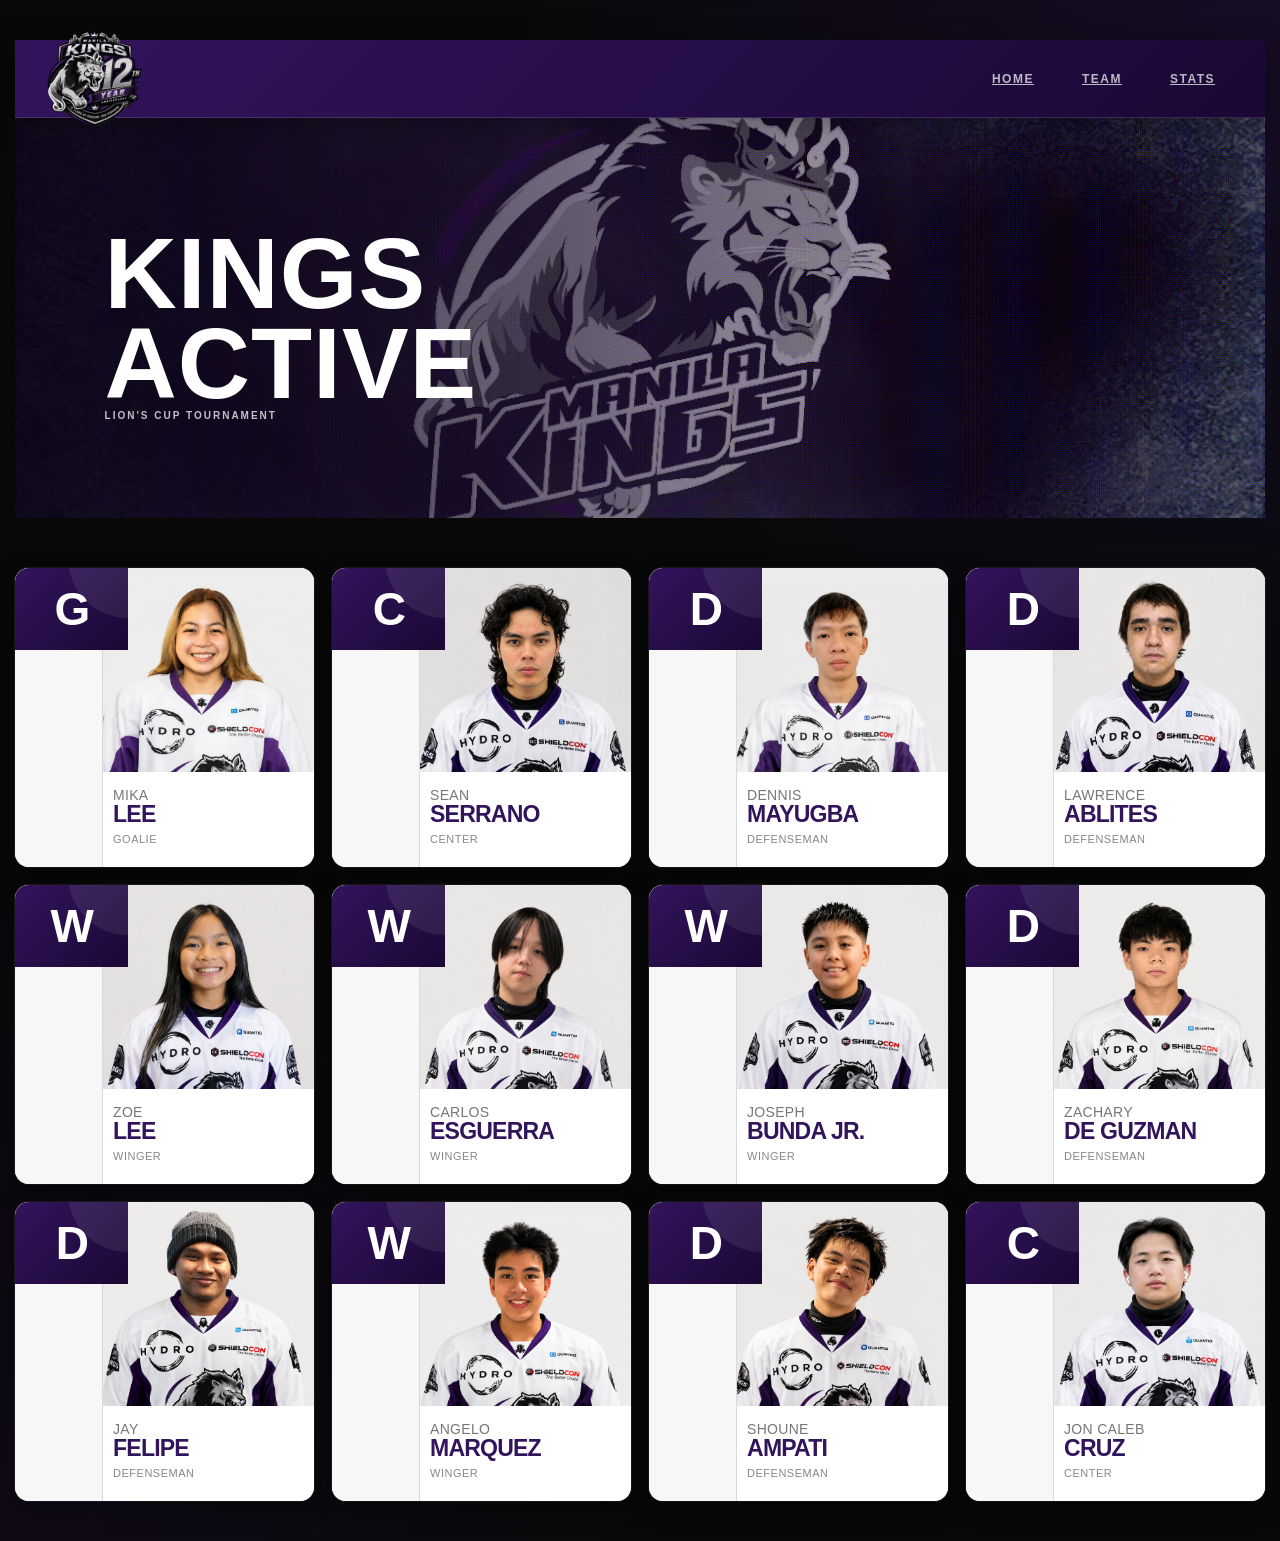
<file: new-kings.html>
<!DOCTYPE html>
<html lang="en">

<head>

    <meta charset="UTF-8">

    <meta
        name="viewport"
        content="width=device-width, initial-scale=1.0"
    >

    <title>Kings Active - Players</title>

 <!-- =========================================
         HEADER
         ========================================= -->

  


    <style>




@media (max-width:850px) { .site-header{height:70px;} .header-container{padding:0 20px;} .header-logo{width:85px;height:65px;} .main-nav{gap:2px;} .main-nav a{padding:25px 12px;font-size:11px;letter-spacing:1px;} .main-nav a::after{left:12px;right:12px;} }
@media (max-width:600px) { .site-header{height:60px;} .header-container{width:100%;padding:0 12px;} .header-logo{width:65px;height:55px;} .main-nav{gap:0;} .main-nav a{padding:22px 7px;font-size:9px;letter-spacing:.5px;} .main-nav a::after{left:7px;right:7px;height:2px;} }
@media (max-width:380px) { .site-header{height:56px;} .header-container{padding:0 8px;} .header-logo{width:55px;height:48px;} .main-nav a{padding:20px 5px;font-size:8px;letter-spacing:.3px;} .main-nav a::after{left:5px;right:5px;} }



.main-nav a {

    position: relative;

    padding:
        29px 20px;

    color:
        rgba(255,255,255,.72);

    font-size: 12px;

    font-weight: 700;

    letter-spacing: 1.5px;

    transition:
        color .25s ease;
}


.main-nav a:hover,
.main-nav a.active {

    color: white;
}


.main-nav a::after {

    content: "";

    position: absolute;

    left: 20px;

    right: 20px;

    bottom: 0;

    height: 3px;

    background: white;

    transform:
        scaleX(0);

    transition:
        transform .25s ease;
}


.main-nav a:hover::after,
.main-nav a.active::after {

    transform:
        scaleX(1);
}

@media (max-width:850px) { .site-header{height:70px;} .header-container{padding:0 20px;} .header-logo{width:85px;height:65px;} .main-nav{gap:2px;} .main-nav a{padding:25px 12px;font-size:11px;letter-spacing:1px;} .main-nav a::after{left:12px;right:12px;} }
@media (max-width:600px) { .site-header{height:60px;} .header-container{width:100%;padding:0 12px;} .header-logo{width:65px;height:55px;} .main-nav{gap:0;} .main-nav a{padding:22px 7px;font-size:9px;letter-spacing:.5px;} .main-nav a::after{left:7px;right:7px;height:2px;} }
@media (max-width:380px) { .site-header{height:56px;} .header-container{padding:0 8px;} .header-logo{width:55px;height:48px;} .main-nav a{padding:20px 5px;font-size:8px;letter-spacing:.3px;} .main-nav a::after{left:5px;right:5px;} }

@media (max-width:760px) { .match-card{display:flex;flex-direction:column;min-height:0;} .match-date{width:100%;min-height:60px;padding:12px 10px;text-align:center;background:#32145C;color:#fff;box-sizing:border-box;} .match-teams{width:100%;display:flex;justify-content:center;align-items:center;gap:10px;padding:20px 10px 5px;box-sizing:border-box;} .match-team{flex:1;min-width:0;max-width:110px;text-align:center;} .match-team img{width:70px;height:70px;object-fit:contain;margin-bottom:7px;} .match-team h3{margin:0;font-size:11px;line-height:1.2;letter-spacing:.5px;white-space:normal;overflow-wrap:anywhere;} .vs{flex-shrink:0;font-size:15px;font-weight:900;color:#A98BC7;padding:0 2px;} .match-time{width:100%;height:auto;display:flex;flex-direction:column;align-items:center;justify-content:center;border-left:none;border-top:1px solid rgba(255,255,255,.08);margin-top:15px;padding:15px 0 5px;} .match-time span{color:#888;font-size:8px;letter-spacing:2px;margin-bottom:5px;} .match-time strong{font-size:20px;} }














.site-header {

    height: 78px;

    background:
        linear-gradient(
            135deg,
            #32145C,
            #1B0835
        );

    border-bottom:
        1px solid
        rgba(255,255,255,.12);

    position: sticky;

    top: 0;

    z-index: 1000;

    box-shadow:
        0 5px 30px
        rgba(0,0,0,.35);
}


.header-container {

    max-width: 1250px;

    height: 100%;

    margin: auto;

    padding:
        0 30px;

    display: flex;

    align-items: center;

    justify-content: space-between;
}


.logo-link {

    display: flex;

    align-items: center;

    height: 100%;
}


.header-logo {
    width: 100px;
    height: 100px;
    object-fit: contain;
}

.header-logo:hover {

    transform:
        scale(1.08);
}


/* =========================================
   NAVIGATION
   ========================================= */

.main-nav {

    display: flex;

    align-items: center;

    gap: 8px;
}


.main-nav a {

    position: relative;

    padding:
        29px 20px;

    color:
        rgba(255, 251, 251, 0.72);

    font-size: 12px;

    font-weight: 700;

    letter-spacing: 1.5px;

    transition:
        color .25s ease;
}


.main-nav a:hover,
.main-nav a.active {

    color: white;
}
@media (max-width:850px) { .site-header{height:70px;} .header-container{padding:0 20px;} .header-logo{width:85px;height:65px;} .main-nav{gap:2px;} .main-nav a{padding:25px 12px;font-size:11px;letter-spacing:1px;} .main-nav a::after{left:12px;right:12px;} }
@media (max-width:600px) { .site-header{height:60px;} .header-container{width:100%;padding:0 12px;} .header-logo{width:65px;height:55px;} .main-nav{gap:0;} .main-nav a{padding:22px 7px;font-size:9px;letter-spacing:.5px;} .main-nav a::after{left:7px;right:7px;height:2px;} }
@media (max-width:380px) { .site-header{height:56px;} .header-container{padding:0 8px;} .header-logo{width:55px;height:48px;} .main-nav a{padding:20px 5px;font-size:8px;letter-spacing:.3px;} .main-nav a::after{left:5px;right:5px;} }






.main-nav a::after {

    content: "";

    position: absolute;

    left: 20px;

    right: 20px;

    bottom: 0;

    height: 3px;

    background: white;

    transform:
        scaleX(0);

    transition:
        transform .25s ease;
}


.main-nav a:hover::after,
.main-nav a.active::after {

    transform:
        scaleX(1);
}


/* =========================================
   HERO
   ========================================= */



.hero {

    height: 400px;

    position: relative;

    overflow: hidden;
}


.hero-slideshow {

    position: absolute;

    inset: 0;
}


.slide {

    position: absolute;

    inset: 0;

    background-size: cover;

    background-position: center;

    opacity: 0;

    transform: scale(1.05);

    transition:
        opacity 1s ease,
        transform 6s ease;
}


.slide.active {

    opacity: 1;

    transform: scale(1);
}


.hero-overlay {

    position: absolute;

    inset: 0;

    background:

        linear-gradient(
            90deg,
            rgba(10,2,20,.92),
            rgba(20,5,40,.55),
            rgba(10,2,20,.25)
        );
}


.hero-content {

    position: absolute;

    left: max(
        7vw,
        calc((100% - 1200px) / 2)
    );

    top: 50%;

    transform:
        translateY(-50%);

    max-width: 650px;

    z-index: 5;
}


.hero-small {

    color:
        #BFA7D8;

    font-size: 13px;

    font-weight: 700;

    letter-spacing: 4px;

    margin-bottom: 12px;
}


.hero h1 {

    font-size:
        clamp(50px, 8vw, 100px);

    line-height: .9;

    font-weight: 900;

    letter-spacing: 1px;

    text-transform: uppercase;
}
@media (max-width: 600px) {

    .hero {
        min-height: 0;
        height: 280px;
 
        padding: 25px 20px;

        display: flex;
        align-items: center;
        justify-content: flex-start;

        overflow: hidden;
    }

    .hero-content {
        width: 100%;
        max-width: 100%;

        text-align: left;
    }

    .hero h1 {
        font-size: 28px;
        line-height: 1.1;
        margin-bottom: 1px;
         letter-spacing: 0px;
         margin-top: 20px;
    }

    .hero p {
        font-size: 11px;
        line-height: 1.4;
    }

}

.hero-content p {

    margin-top: 2px;

    color:
        rgba(255,255,255,.75);

    font-size: 10px;

    letter-spacing: 2px;

    font-weight: 600;
}








        /* =========================================
           KINGS COLOR THEME
           ========================================= */

        :root {

            --kings-purple: #32145C;
            --kings-purple-dark: #1B0835;
            --kings-purple-light: #4B2380;

            --black: #080808;
            --dark-gray: #242424;

            --gray: #777777;
            --silver: #BDBDBD;

            --white: #FFFFFF;
            --off-white: #F7F7F7;
        }


        /* =========================================
           RESET
           ========================================= */

        * {
            box-sizing: border-box;
            margin: 0;
            padding: 0;
        }


        /* =========================================
           PAGE
           ========================================= */
body {
    min-height: 100vh;
    padding: 0 30px 60px 30px;  /* Removed top padding, kept sides and bottom */
    font-family: Arial, Helvetica, sans-serif;
    background: 
        radial-gradient(circle at top right, rgba(50, 20, 92, 0.35), transparent 40%),
        radial-gradient(circle at bottom left, rgba(50, 20, 92, 0.18), transparent 35%),
        #080808;
    color: white;
}

        /* =========================================
           PAGE HEADER
           ========================================= */

        .page-header {

            max-width: 1500px;

            margin: 0 auto 50px;

            text-align: center;
        }


        .page-header span {

            color: #BFA7D8;

            font-size: 11px;

            font-weight: 800;

            letter-spacing: 4px;

            text-transform: uppercase;
        }


        .page-header h1 {

            margin-top: 8px;

            color: white;

            font-size: clamp(40px, 5vw, 70px);

            font-weight: 900;

            letter-spacing: -3px;

            text-transform: uppercase;
        }


        .page-header p {

            margin-top: 10px;

            color: #888;

            font-size: 13px;

            letter-spacing: 1px;
        }


        /* =========================================
           PLAYER GRID
           ========================================= */

        .players-grid {

            width: 100%;

            max-width: 1500px;

            margin: 0 auto;

            display: grid;

            grid-template-columns:
                repeat(3, 1fr);

            gap: 30px;

            justify-items: center;

            align-items: start;
        }


        

        /* =========================================
           PLAYER CARD
           ========================================= */

        .player-card {

            width: 100%;

            max-width: 365px;

            height: 352px;

            position: relative;

            background: var(--white);

            border-radius: 14px;

            overflow: hidden;

            cursor: pointer;

            box-shadow:

                0 8px 25px
                rgba(0, 0, 0, 0.35),

                0 0 0 1px
                rgba(255, 255, 255, 0.08);

            transition:

                transform 0.35s ease,

                box-shadow 0.35s ease;
        }


        .player-card:hover {

            transform: translateY(-8px);

            box-shadow:

                0 20px 45px
                rgba(0, 0, 0, 0.50),

                0 0 30px
                rgba(50, 20, 92, 0.45);
        }


        /* =========================================
           LEFT SIDE
           ========================================= */

        .player-side {

            position: absolute;

            left: 0;
            top: 0;

            width: 93px;
            height: 100%;

            background: var(--off-white);

            border-right: 1px solid #D9D9D9;

            z-index: 5;
        }


        /* =========================================
           JERSEY NUMBER
           ========================================= */

        .jersey-number {

            width: 130%;
            height: 96px;

            display: flex;

            justify-content: center;
            align-items: center;

            position: relative;

            overflow: hidden;

            background:

                linear-gradient(
                    135deg,
                    var(--kings-purple),
                    var(--kings-purple-dark)
                );

            color: var(--white);

            font-size: 46px;

            font-weight: 800;

            letter-spacing: -2px;
        }


        .jersey-number::after {

            content: "";

            position: absolute;

            width: 120px;
            height: 120px;

            border-radius: 50%;

            top: -70px;
            right: -60px;

            background:
                rgba(255, 255, 255, 0.08);
        }


        /* =========================================
           PLAYER DETAILS
           ========================================= */

        .details {

            padding: 26px 20px;
        }


        .detail {

            margin-bottom: 17px;
        }


        .detail:last-child {

            margin-bottom: 0;
        }


        .detail-label {

            display: block;

            color: #999999;

            font-size: 10px;

            font-weight: 500;

            letter-spacing: 0.4px;

            margin-bottom: 2px;
        }


        .detail-value {

            display: block;

            color: #555555;

            font-size: 15px;

            line-height: 20px;

            font-weight: 600;
        }


        /* =========================================
           PLAYER IMAGE
           ========================================= */

        .player-image {

            position: absolute;

            left: 96px;
            top: 0;

            width: calc(100% - 96px);

            height: 240px;

            overflow: hidden;

            background:

                linear-gradient(
                    145deg,
                    #eeeeee,
                    #d7d7d7
                );

            z-index: 1;
        }


        .player-image img {

            width: 100%;
            height: 100%;

            display: block;

            object-fit: cover;

            object-position: center top;

            transition:

                transform 0.6s
                cubic-bezier(.2,.8,.2,1),

                filter 0.5s ease;
        }


        /* =========================================
           IMAGE HOVER
           ========================================= */

        .player-card:hover .player-image img {

            transform: scale(1.06);

            filter: brightness(0.82);
        }


        /* =========================================
           IMAGE OVERLAY
           ========================================= */

        .player-image::after {

            content: "";

            position: absolute;

            inset: 0;

            pointer-events: none;

            background:

                linear-gradient(
                    to bottom,
                    transparent 45%,
                    rgba(27, 8, 53, 0.50)
                );

            opacity: 0;

            transition:
                opacity 0.4s ease;
        }


        .player-card:hover .player-image::after {

            opacity: 1;
        }


        /* =========================================
           VIEW STATS BADGE
           ========================================= */

        .hover-text {

            position: absolute;

            top: 14px;
            right: 14px;

            z-index: 10;

            padding: 7px 12px;

            border-radius: 20px;

            background: var(--kings-purple);

            color: white;

            font-size: 9px;

            font-weight: 700;

            letter-spacing: 1px;

            opacity: 0;

            transform: translateY(-8px);

            transition:

                opacity 0.3s ease,

                transform 0.3s ease;
        }


        .player-card:hover .hover-text {

            opacity: 1;

            transform: translateY(0);
        }


        /* =========================================
           NORMAL PLAYER INFORMATION
           ========================================= */

        .player-info {

            position: absolute;

            left: 96px;
            bottom: 0;

            width: calc(100% - 96px);

            height: 112px;

            padding: 19px 25px;

            background: var(--white);

            z-index: 3;

            transition:

                transform 0.45s
                cubic-bezier(.2,.8,.2,1),

                opacity 0.35s ease;
        }


        .first-name {

            color: #777777;

            font-size: 200px;

            line-height: 18px;

            font-weight: 400;

            letter-spacing: 0.3px;
        }


        .last-name {

            color: var(--kings-purple);

            font-size: 28px;

            line-height: 27px;

            font-weight: 900;

            letter-spacing: -0.8px;

            text-transform: uppercase;
        }


        .position {

            margin-top: 7px;

            color: #888888;

            font-size: 11px;

            font-weight: 500;

            letter-spacing: 0.5px;

            text-transform: uppercase;
        }


        /* =========================================
           STATS PANEL
           ========================================= */

      .stats-panel {
    position: absolute;
    left: 96px;
    bottom: 0;
    width: calc(100% - 96px);
    height: 112px;

    padding: 14px 15px;

    display: grid;
    grid-template-columns: repeat(5, 1fr);
    grid-template-rows: 1fr;

    gap: 0;

    background:
        linear-gradient(
            135deg,
            var(--kings-purple),
            var(--kings-purple-dark)
        );

    color: white;
    z-index: 4;

    transform: translateY(100%);

    transition:
        transform 0.45s
        cubic-bezier(.2,.8,.2,1);
}

        /* =========================================
           INDIVIDUAL STAT
           ========================================= */

        .stat {

            display: flex;

            flex-direction: column;

            align-items: center;

            justify-content: center;

            position: relative;

            border-right:
                1px solid
                rgba(255,255,255,0.18);

            opacity: 0;

            transform: translateY(10px);

            transition:

                opacity 0.3s ease,

                transform 0.3s ease;
        }



        /* =========================================
           STAT LABEL
           ========================================= */
        .stat-label {
    margin-bottom: 3px;

    color: rgba(255,255,255,0.85);

    font-size: 14px;
    line-height: 15px;

    font-weight: 800;
    letter-spacing: 0.5px;

    text-transform: uppercase;
         }

        /* =========================================
           STAT VALUE
           ========================================= */

        .stat-value {

            color: white;

            font-size: 17px;

            line-height: 18px;

            font-weight: 800;
        }


        /* =========================================
           SEASON STATS LABEL
           ========================================= */

        .stats-panel::before {

            content: "SEASON STATS";

            position: absolute;

            top: -23px;
            left: 0;

            padding: 5px 12px;

            background: var(--kings-purple);

            color: white;

            border-radius:
                5px 5px 0 0;

            font-size: 8px;

            font-weight: 700;

            letter-spacing: 1px;

            opacity: 0;

            transform: translateY(10px);

            transition:

                opacity 0.3s ease,

                transform 0.3s ease;
        }


        .player-card:hover .stats-panel::before {

            opacity: 1;

            transform: translateY(0);
        }


        /* =========================================
           SHOW STATS ON HOVER
           ========================================= */

        .player-card:hover .stats-panel {

            transform: translateY(0);
        }


        /* =========================================
           HIDE PLAYER INFO
           ========================================= */

        .player-card:hover .player-info {

            transform: translateY(100%);

            opacity: 0;
        }


        /* =========================================
           STAGGERED STAT ANIMATION
           ========================================= */

        .player-card:hover .stat {

            opacity: 1;

            transform: translateY(0);
        }


        .player-card:hover .stat:nth-child(1) {
            transition-delay: 0.08s;
        }

        .player-card:hover .stat:nth-child(2) {
            transition-delay: 0.11s;
        }

        .player-card:hover .stat:nth-child(3) {
            transition-delay: 0.14s;
        }

        .player-card:hover .stat:nth-child(4) {
            transition-delay: 0.17s;
        }

        .player-card:hover .stat:nth-child(5) {
            transition-delay: 0.20s;
        }

        .player-card:hover .stat:nth-child(6) {
            transition-delay: 0.23s;
        }

        .player-card:hover .stat:nth-child(7) {
            transition-delay: 0.26s;
        }

        .player-card:hover .stat:nth-child(8) {
            transition-delay: 0.29s;
        }

        .player-card:hover .stat:nth-child(9) {
            transition-delay: 0.32s;
        }

        .player-card:hover .stat:nth-child(10) {
            transition-delay: 0.35s;
        }


        /* =========================================
           PURPLE CARD ACCENT
           ========================================= */

        .player-card::before {

            content: "";

            position: absolute;

            left: 0;
            bottom: 0;

            width: 5px;

            height: 0;

            background:

                linear-gradient(
                    to bottom,
                    var(--kings-purple-light),
                    var(--kings-purple)
                );

            z-index: 20;

            transition:
                height 0.4s ease;
        }


        .player-card:hover::before {

            height: 100%;
        }


        /* =========================================
           MOBILE
           3 PLAYERS PER ROW
           ========================================= */


        /* =========================================
           901px AND UP — COMPACT DESKTOP TEXT
           Keeps the same card design but prevents
           text from becoming oversized on desktop.
           ========================================= */
        @media (max-width: 1500px) {

            body {

                padding:
                    40px 15px;
            }


            .players-grid {

                grid-template-columns:
                    repeat(3, 1fr);

                gap: 18px;
            }


            .player-card {

                max-width: none;

                width: 100%;

                height: auto;

                aspect-ratio:
                    365 / 352;
            }


            .player-side {

                width: 29.3%;
            }


            .player-image {

                left: 26.3%;

                width: 73.7%;

                height: 68.2%;
            }


            .player-info {

                left: 26.3%;

                width: 73.7%;

                height: 31.8%;

                padding:
                    5.5% 6.5%;
            }


            .stats-panel {

                left: 26.3%;

                width: 73.7%;

                height: 35.8%;

                padding:
                    4% 4%;
            }


            .jersey-number {

                height: 27.3%;

                font-size:
                    clamp(20px, 5vw, 46px);
            }


            .details {

                padding:
                    12% 12%;
            }


            .detail {

                margin-bottom:
                    12%;
            }


            .detail-label {

                font-size:
                    clamp(5px, 1.1vw, 10px);
            }


            .detail-value {

                font-size:
                    clamp(9px, 2.2vw, 20px);

                line-height:
                    1.1;
            }


            .first-name {

                font-size:
                    clamp(3px, 1.5vw, 14px);

                line-height:
                    1.1;
            }


            .last-name {

                font-size:
                    clamp(10px, 1.8vw, 28px);

                line-height:
                    0.95;
            }


            .position {

                margin-top:
                    4%;

                font-size:
                    clamp(5px, 1.1vw, 11px);
            }


            .hover-text {

                top: 6%;

                right: 5%;

                padding:
                    4px 7px;

                font-size:
                    clamp(5px, 1vw, 9px);
            }


            .stat-label {

                font-size:
                    clamp(4px, 0.9vw, 8px);

                letter-spacing:
                    0.5px;
            }


            .stat-value {

                font-size:
                    clamp(8px, 1.8vw, 17px);

                line-height:
                    1.1;
            }


            .stats-panel::before {

                top:
                    -17px;

                padding:
                    4px 7px;

                font-size:
                    5px;
            }
        }

        @media (max-width: 900px) {

            body {

                padding:
                    40px 15px;
            }


            .players-grid {

                grid-template-columns:
                    repeat(3, 1fr);

                gap: 18px;
            }


            .player-card {

                max-width: none;

                width: 100%;

                height: auto;

                aspect-ratio:
                    365 / 352;
            }


            .player-side {

                width: 29.3%;
            }


            .player-image {

                left: 26.3%;

                width: 73.7%;

                height: 68.2%;
            }


            .player-info {

                left: 26.3%;

                width: 73.7%;

                height: 31.8%;

                padding:
                    5.5% 6.5%;
            }


            .stats-panel {

                left: 26.3%;

                width: 73.7%;

                height: 35.8%;

                padding:
                    4% 4%;
            }


            .jersey-number {

                height: 27.3%;

                font-size:
                    clamp(20px, 5vw, 46px);
            }


            .details {

                padding:
                    12% 12%;
            }


            .detail {

                margin-bottom:
                    12%;
            }


            .detail-label {

                font-size:
                    clamp(5px, 1.1vw, 10px);
            }


            .detail-value {

                font-size:
                    clamp(9px, 2.2vw, 20px);

                line-height:
                    1.1;
            }


            .first-name {

                font-size:
                    clamp(3px, 1.5vw, 14px);

                line-height:
                    1.1;
            }


            .last-name {

                font-size:
                    clamp(10px, 1.8vw, 28px);

                line-height:
                    0.95;
            }


            .position {

                margin-top:
                    4%;

                font-size:
                    clamp(5px, 1.1vw, 11px);
            }


            .hover-text {

                top: 6%;

                right: 5%;

                padding:
                    4px 7px;

                font-size:
                    clamp(5px, 1vw, 9px);
            }


            .stat-label {

                font-size:
                    clamp(4px, 0.9vw, 8px);

                letter-spacing:
                    0.5px;
            }


            .stat-value {

                font-size:
                    clamp(8px, 1.8vw, 17px);

                line-height:
                    1.1;
            }


            .stats-panel::before {

                top:
                    -17px;

                padding:
                    4px 7px;

                font-size:
                    5px;
            }
        }








        /* =========================================
           SMALL MOBILE
           ========================================= */

        @media (max-width: 600px) {

            body {

                padding:
                    30px 8px;
            }


            .page-header {

                margin-bottom: 30px;
            }


            .page-header span {

                font-size: 8px;

                letter-spacing: 3px;
            }


            .page-header h1 {

                font-size: 34px;

                letter-spacing: -2px;
            }


            .page-header p {

                font-size: 9px;
            }


            .players-grid {

                grid-template-columns:
                    repeat(3, minmax(0, 1fr));

                gap:
                    12px 7px;

                width: 100%;
            }


            .goalie {

                margin-bottom:
                    5px;
                    
            }


            .player-card {

                border-radius:
                    8px;

                box-shadow:
                    0 5px 15px
                    rgba(0,0,0,.35);
            }


            .player-card:hover {

                transform:
                    translateY(-3px);
            }


            /* Disable hover behavior on touch devices.
               JavaScript handles tap instead. */

            .player-card:hover {

                box-shadow:
                    0 5px 15px
                    rgba(0,0,0,.35);
            }


            .player-card:hover .player-image img {

                transform: none;

                filter: none;
            }


            .player-card:hover .player-image::after {

                opacity: 0;
            }


            .player-card:hover .hover-text {

                opacity: 0;

                transform:
                    translateY(-8px);
            }


            .player-card:hover .stats-panel {

                transform:
                    translateY(100%);
            }


            .player-card:hover .player-info {

                transform:
                    translateY(0);

                opacity: 1;
            }


            .player-card:hover .stat {

                opacity: 0;

                transform:
                    translateY(10px);
            }


            .player-card:hover::before {

                height: 0;
            }


            /* =====================================
               ACTIVE CARD — MOBILE TAP
               ===================================== */

            .player-card.active {

                transform:
                    translateY(-4px);

                box-shadow:

                    0 15px 30px
                    rgba(0,0,0,.5),

                    0 0 20px
                    rgba(50,20,92,.45);
            }


            .player-card.active .player-image img {

                transform:
                    scale(1.06);

                filter:
                    brightness(.82);
            }


            .player-card.active .player-image::after {

                opacity: 1;
            }


            .player-card.active .hover-text {

                opacity: 1;

                transform:
                    translateY(0);
            }


            .player-card.active .stats-panel {

                transform:
                    translateY(0);
            }


            .player-card.active .player-info {

                transform:
                    translateY(100%);

                opacity: 0;
            }


            .player-card.active .stat {

                opacity: 1;

                transform:
                    translateY(0);
            }


            .player-card.active::before {

                height: 100%;
            }


            .player-card.active
            .stats-panel::before {

                opacity: 1;

                transform:
                    translateY(0);
            }


            /* =====================================
               MOBILE CARD TEXT
               ===================================== */

            .jersey-number {

                font-size:
                    clamp(18px, 5vw, 30px);
            }


            .details {

                padding:
                    16% 12%;
            }


            .detail {

                margin-bottom:
                    17%;
            }


            .detail-label {

                font-size:
                    clamp(4px, 1.5vw, 7px);
            }


            .detail-value {

                font-size:
                    clamp(8px, 2.8vw, 14px);
            }


            .player-info {

                padding:
                    6% 7%;
            }


            .first-name {

                font-size:
                    clamp(5px, 2vw, 11px);
            }


            .last-name {

                font-size:
                    clamp(6px, 2.4vw, 15px);
            }


            .position {

                font-size:
                    clamp(4px, 1.4vw, 7px);

                margin-top:
                    4%;
            }


            .hover-text {

                font-size:
                    clamp(4px, 1.3vw, 6px);

                padding:
                    3px 5px;
            }


            .stats-panel {

                padding:
                    4% 3%;
            }


            .stat-label {

                font-size:
                    clamp(3px, 1vw, 5px);
            }


            .stat-value {

                font-size:
                    clamp(6px, 2vw, 10px);
            }


            .stats-panel::before {

                top:
                    -12px;

                padding:
                    3px 5px;

                font-size:
                    4px;
            }
        }


        /* =========================================
           VERY SMALL PHONES
           ========================================= */

        @media (max-width: 380px) {

            body {

                padding-left:
                    5px;

                padding-right:
                    5px;
            }


            .players-grid {

                gap:
                    10px 5px;
            }
        }


        /* =========================================
           REDUCED MOTION
           ========================================= */

        @media (prefers-reduced-motion: reduce) {

            .player-card,
            .player-card *,
            .player-card::before {

                transition: none !important;
            }
        }

    </style>

</head>


<body>


    <!-- =========================================
         PAGE HEADER
         ========================================= -->


         <header class="site-header">

        <div class="header-container">

            <a href="index.html" class="logo-link">

                <img
                    src="KINGSLOGO.png"
                    alt="Manila Kings"
                    class="header-logo"
                >

            </a>


            <nav class="main-nav">

                <a href="index.html">
                    HOME
                </a>

                <a href="team.html">
                    TEAM
                </a>

                <a href="#">
                    STATS
                </a>

            </nav>

        </div>

    </header>

        <section class="hero">

  <div class="hero-slideshow">

                <div
                    class="slide active"
                    style="background-image: url('newkings.gif');">
                </div>
\

            </div>
    


            <!-- DARK OVERLAY -->

            <div class="hero-overlay"></div>


            <!-- HERO CONTENT -->

            <div class="hero-content">

                <div class="hero-small">
                    
                </div>

                <h1>
                    KINGS<br> ACTIVE
                </h1>

                <p>
                    LION'S CUP TOURNAMENT
                </p>


            </div>


            <!-- SLIDESHOW DOTS -->

     

        </section>


    <!-- =========================================
         PLAYER GRID
         ========================================= -->

    <main class="players-grid">



           <!-- =====================================
             GOALIE MIKA
             ===================================== -->

        <div class="player-card goalie">


            <div class="player-side">

                <div class="jersey-number">
                    G
                </div>


                 <div class="details">

                    <div class="detail">
                        <span class="detail-label"> </span>
                        <span class="detail-value"> </span>
                    </div>

                    <div class="detail">
                        <span class="detail-label"> </span>
                        <span class="detail-value"> </span>
                    </div>

                    <div class="detail">
                        <span class="detail-label"> </span>
                        <span class="detail-value"> </span>
                    </div>

                    <div class="detail">
                        <span class="detail-label"> </span>
                        <span class="detail-value"> </span>
                    </div>

                </div>



            </div>


            <div class="player-image">

                <img
                    src="mikalee.jpg"
                    alt="Goalie"
                >

                <div class="hover-text">
                    VIEW STATS
                </div>

            </div>


            <div class="player-info">

                <div class="first-name">
                    MIKA
                </div>

                <div class="last-name">
                    LEE
                </div>

                <div class="position">
                    GOALIE
                </div>

            </div>


            <div class="stats-panel">

                <div class="stat">
                    <div class="stat-label">GP</div>
                    <div class="stat-value">2</div>
                </div>

                <div class="stat">
                    <div class="stat-label">SOG</div>
                    <div class="stat-value">22</div>
                </div>

                <div class="stat">
                    <div class="stat-label">SVS</div>
                    <div class="stat-value">21</div>
                </div>

                <div class="stat">
                    <div class="stat-label">TS</div>
                    <div class="stat-value">22</div>
                </div>

            </div>

        </div>

        
        <!-- =====================================
             PLAYER 0 — SEAN
             ===================================== -->
<div class="player-card">

            <div class="player-side">

                <div class="jersey-number">
                    C
                </div>

                 <div class="details">

                    <div class="detail">
                        <span class="detail-label"> </span>
                        <span class="detail-value"> </span>
                    </div>

                    <div class="detail">
                        <span class="detail-label"> </span>
                        <span class="detail-value"> </span>
                    </div>

                    <div class="detail">
                        <span class="detail-label"> </span>
                        <span class="detail-value"> </span>
                    </div>

                    <div class="detail">
                        <span class="detail-label"> </span>
                        <span class="detail-value"> </span>
                    </div>

                </div>


            </div>


            <div class="player-image">

                <img
                    src="seanserrano.jpg"
                    alt="Sean"
                >

                <div class="hover-text">
                    VIEW STATS
                </div>

            </div>


            <div class="player-info">

                <div class="first-name">
                    SEAN
                </div>

                <div class="last-name">
                    SERRANO
                </div>

                <div class="position">
                    CENTER
                </div>

            </div>


            <div class="stats-panel">

                  <div class="stat"><div class="stat-label">GP</div><div class="stat-value">2</div></div>
                <div class="stat"><div class="stat-label">G</div><div class="stat-value">2</div></div>
                <div class="stat"><div class="stat-label">A</div><div class="stat-value">0</div></div>
                <div class="stat"><div class="stat-label">PTS</div><div class="stat-value">2</div></div>
                <div class="stat"><div class="stat-label">GWG</div><div class="stat-value">0</div></div>

            </div>

        </div>


        <!-- =====================================
             PLAYER 1 DENNIS
             ===================================== -->

        <div class="player-card">

            <div class="player-side">

                <div class="jersey-number">
                    D
                </div>

                 <div class="details">

                    <div class="detail">
                        <span class="detail-label"> </span>
                        <span class="detail-value"> </span>
                    </div>

                    <div class="detail">
                        <span class="detail-label"> </span>
                        <span class="detail-value"> </span>
                    </div>

                    <div class="detail">
                        <span class="detail-label"> </span>
                        <span class="detail-value"> </span>
                    </div>

                    <div class="detail">
                        <span class="detail-label"> </span>
                        <span class="detail-value"> </span>
                    </div>

                </div>


            </div>


            <div class="player-image">

                <img
                    src="dennismayugba.jpg"
                    alt="DENNIS"
                >

                <div class="hover-text">
                    VIEW STATS
                </div>

            </div>


            <div class="player-info">

                <div class="first-name">
                    DENNIS
                </div>

                <div class="last-name">
                    MAYUGBA
                </div>

                <div class="position">
                    DEFENSEMAN
                </div>

            </div>


            <div class="stats-panel">

                  <div class="stat"><div class="stat-label">GP</div><div class="stat-value">2</div></div>
                <div class="stat"><div class="stat-label">G</div><div class="stat-value">0</div></div>
                <div class="stat"><div class="stat-label">A</div><div class="stat-value">0</div></div>
                <div class="stat"><div class="stat-label">PTS</div><div class="stat-value">0</div></div>
                <div class="stat"><div class="stat-label">GWG</div><div class="stat-value">0</div></div>

            </div>

        </div>



        <!-- =====================================
             PLAYER 2 — LAWRENCE
             ===================================== -->

        <div class="player-card">

            <div class="player-side">

                <div class="jersey-number">D</div>

                <div class="details">

                    <div class="detail">
                        <span class="detail-label"> </span>
                        <span class="detail-value"> </span>
                    </div>

                    <div class="detail">
                        <span class="detail-label"> </span>
                        <span class="detail-value"> </span>
                    </div>

                    <div class="detail">
                        <span class="detail-label"> </span>
                        <span class="detail-value"> </span>
                    </div>

                    <div class="detail">
                        <span class="detail-label"> </span>
                        <span class="detail-value"> </span>
                    </div>

                </div>


            </div>

            <div class="player-image">
                <img src="lawrenceablites.jpg" alt="Lawrence">
                <div class="hover-text">VIEW STATS</div>
            </div>

            <div class="player-info">
                <div class="first-name">LAWRENCE</div>
                <div class="last-name">ABLITES</div>
                <div class="position">DEFENSEMAN</div>
            </div>

            <div class="stats-panel">
                  <div class="stat"><div class="stat-label">GP</div><div class="stat-value">2</div></div>
                <div class="stat"><div class="stat-label">G</div><div class="stat-value">0</div></div>
                <div class="stat"><div class="stat-label">A</div><div class="stat-value">0</div></div>
                <div class="stat"><div class="stat-label">PTS</div><div class="stat-value">0</div></div>
                <div class="stat"><div class="stat-label">GWG</div><div class="stat-value">0</div></div>
            </div>

        </div>



        <!-- =====================================
             PLAYER 3 — ZOE
             ===================================== -->

        <div class="player-card">

            <div class="player-side">

                <div class="jersey-number">W</div>

                <div class="details">
                                    <div class="detail"><span class="detail-label"> </span><span class="detail-value"> </span></div>
                    <div class="detail"><span class="detail-label"> </span><span class="detail-value"> </span></div>
                    <div class="detail"><span class="detail-label"> </span><span class="detail-value"> </span></div>
                    <div class="detail"><span class="detail-label"> </span><span class="detail-value"> </span></div></div>

            </div>

            <div class="player-image">
                <img src="zoelee.jpg" alt="Shoune">
                <div class="hover-text">VIEW STATS</div>
            </div>

            <div class="player-info">
                <div class="first-name">ZOE</div>
                <div class="last-name">LEE</div>
                <div class="position">WINGER</div>
            </div>

            <div class="stats-panel">
                  <div class="stat"><div class="stat-label">GP</div><div class="stat-value">1</div></div>
                <div class="stat"><div class="stat-label">G</div><div class="stat-value">0</div></div>
                <div class="stat"><div class="stat-label">A</div><div class="stat-value">0</div></div>
                <div class="stat"><div class="stat-label">PTS</div><div class="stat-value">0</div></div>
                <div class="stat"><div class="stat-label">GWG</div><div class="stat-value">0</div></div>
            </div>

        </div>



        <!-- =====================================
             PLAYER 4 — CARLOS
             ===================================== -->

        <div class="player-card">

            <div class="player-side">

                <div class="jersey-number">W</div>

                <div class="details">
                                    <div class="detail"><span class="detail-label"> </span><span class="detail-value"> </span></div>
                    <div class="detail"><span class="detail-label"> </span><span class="detail-value"> </span></div>
                    <div class="detail"><span class="detail-label"> </span><span class="detail-value"> </span></div>
                    <div class="detail"><span class="detail-label"> </span><span class="detail-value"> </span></div></div>

            </div>

            <div class="player-image">
                <img src="carlosesguerra.jpg" alt="Gelo">
                <div class="hover-text">VIEW STATS</div>
            </div>

            <div class="player-info">
                <div class="first-name">CARLOS</div>
                <div class="last-name">ESGUERRA</div>
                <div class="position">WINGER</div>
            </div>

            <div class="stats-panel">
                  <div class="stat"><div class="stat-label">GP</div><div class="stat-value">1</div></div>
                <div class="stat"><div class="stat-label">G</div><div class="stat-value">0</div></div>
                <div class="stat"><div class="stat-label">A</div><div class="stat-value">0</div></div>
                <div class="stat"><div class="stat-label">PTS</div><div class="stat-value">0</div></div>
                <div class="stat"><div class="stat-label">GWG</div><div class="stat-value">0</div></div>
            </div>

        </div>



        <!-- =====================================
             PLAYER 5 — JOSEPH
             ===================================== -->

        <div class="player-card">

            <div class="player-side">
                <div class="jersey-number">W</div>

                <div class="details">
                    <div class="detail"><span class="detail-label"> </span><span class="detail-value"> </span></div>
                    <div class="detail"><span class="detail-label"> </span><span class="detail-value"> </span></div>
                    <div class="detail"><span class="detail-label"> </span><span class="detail-value"> </span></div>
                    <div class="detail"><span class="detail-label"> </span><span class="detail-value"> </span></div>
                </div>
            </div>

            <div class="player-image">
                <img src="jpsephbundajr.jpg" alt="Carlos">
                <div class="hover-text">VIEW STATS</div>
            </div>

            <div class="player-info">
                <div class="first-name">JOSEPH</div>
                <div class="last-name">BUNDA JR.</div>
                <div class="position">WINGER</div>
            </div>

            <div class="stats-panel">
                  <div class="stat"><div class="stat-label">GP</div><div class="stat-value">2</div></div>
                <div class="stat"><div class="stat-label">G</div><div class="stat-value">0</div></div>
                <div class="stat"><div class="stat-label">A</div><div class="stat-value">0</div></div>
                <div class="stat"><div class="stat-label">PTS</div><div class="stat-value">0</div></div>
                <div class="stat"><div class="stat-label">GWG</div><div class="stat-value">0</div></div>
            </div>

        </div>



        <!-- =====================================
             PLAYER 6 — ZACHARY
             ===================================== -->

        <div class="player-card">

            <div class="player-side">
                <div class="jersey-number">D</div>

                <div class="details">
                                    <div class="detail"><span class="detail-label"> </span><span class="detail-value"> </span></div>
                    <div class="detail"><span class="detail-label"> </span><span class="detail-value"> </span></div>
                    <div class="detail"><span class="detail-label"> </span><span class="detail-value"> </span></div>
                    <div class="detail"><span class="detail-label"> </span><span class="detail-value"> </span></div></div>
            </div>

            <div class="player-image">
                <img src="zachary.jpg" alt="Jay">
                <div class="hover-text">VIEW STATS</div>
            </div>

            <div class="player-info">
                <div class="first-name">ZACHARY</div>
                <div class="last-name">DE GUZMAN</div>
                <div class="position">DEFENSEMAN</div>
            </div>

            <div class="stats-panel">
                  <div class="stat"><div class="stat-label">GP</div><div class="stat-value">2</div></div>
                <div class="stat"><div class="stat-label">G</div><div class="stat-value">0</div></div>
                <div class="stat"><div class="stat-label">A</div><div class="stat-value">0</div></div>
                <div class="stat"><div class="stat-label">PTS</div><div class="stat-value">0</div></div>
                <div class="stat"><div class="stat-label">GWG</div><div class="stat-value">0</div></div>
            </div>

        </div>



        <!-- =====================================
             PLAYER 7 — JAY
             ===================================== -->

        <div class="player-card">

            <div class="player-side">
                <div class="jersey-number">D</div>

                <div class="details">
                                    <div class="detail"><span class="detail-label"> </span><span class="detail-value"> </span></div>
                    <div class="detail"><span class="detail-label"> </span><span class="detail-value"> </span></div>
                    <div class="detail"><span class="detail-label"> </span><span class="detail-value"> </span></div>
                    <div class="detail"><span class="detail-label"> </span><span class="detail-value"> </span></div></div>
            </div>

            <div class="player-image">
                <img src="jayfelipe.jpg" alt="Zoe">
                <div class="hover-text">VIEW STATS</div>
            </div>

            <div class="player-info">
                <div class="first-name">JAY</div>
                <div class="last-name">FELIPE</div>
                <div class="position">DEFENSEMAN</div>
            </div>

            <div class="stats-panel">
                  <div class="stat"><div class="stat-label">GP</div><div class="stat-value">2</div></div>
                <div class="stat"><div class="stat-label">G</div><div class="stat-value">0</div></div>
                <div class="stat"><div class="stat-label">A</div><div class="stat-value">0</div></div>
                <div class="stat"><div class="stat-label">PTS</div><div class="stat-value">0</div></div>
                <div class="stat"><div class="stat-label">GWG</div><div class="stat-value">0</div></div>
            </div>

        </div>



        <!-- =====================================
             PLAYER 8 — ANGELO M
             ===================================== -->

        <div class="player-card">

            <div class="player-side">
                <div class="jersey-number">W</div>

                <div class="details">
                                    <div class="detail"><span class="detail-label"> </span><span class="detail-value"> </span></div>
                    <div class="detail"><span class="detail-label"> </span><span class="detail-value"> </span></div>
                    <div class="detail"><span class="detail-label"> </span><span class="detail-value"> </span></div>
                    <div class="detail"><span class="detail-label"> </span><span class="detail-value"> </span></div></div>
            </div>

            <div class="player-image">
                <img src="angelomarquez.jpg" alt="Shaira">
                <div class="hover-text">VIEW STATS</div>
            </div>

            <div class="player-info">
                <div class="first-name">ANGELO</div>
                <div class="last-name">MARQUEZ</div>
                <div class="position">WINGER</div>
            </div>

            <div class="stats-panel">
                  <div class="stat"><div class="stat-label">GP</div><div class="stat-value">2</div></div>
                <div class="stat"><div class="stat-label">G</div><div class="stat-value">2</div></div>
                <div class="stat"><div class="stat-label">A</div><div class="stat-value">1</div></div>
                <div class="stat"><div class="stat-label">PTS</div><div class="stat-value">3</div></div>
                <div class="stat"><div class="stat-label">GWG</div><div class="stat-value">0</div></div>
            </div>

        </div>



        <!-- =====================================
             PLAYER 9 — SHOUNE
             ===================================== -->

        <div class="player-card">

            <div class="player-side">
                <div class="jersey-number">D</div>

                <div class="details">
                                    <div class="detail"><span class="detail-label"> </span><span class="detail-value"> </span></div>
                    <div class="detail"><span class="detail-label"> </span><span class="detail-value"> </span></div>
                    <div class="detail"><span class="detail-label"> </span><span class="detail-value"> </span></div>
                    <div class="detail"><span class="detail-label"> </span><span class="detail-value"> </span></div></div>
            </div>

            <div class="player-image">
                <img src="shoune.jpg" alt="Kervin">
                <div class="hover-text">VIEW STATS</div>
            </div>

            <div class="player-info">
                <div class="first-name">SHOUNE</div>
                <div class="last-name">AMPATI</div>
                <div class="position">DEFENSEMAN</div>
            </div>

            <div class="stats-panel">
                  <div class="stat"><div class="stat-label">GP</div><div class="stat-value">1</div></div>
                <div class="stat"><div class="stat-label">G</div><div class="stat-value">1</div></div>
                <div class="stat"><div class="stat-label">A</div><div class="stat-value">0</div></div>
                <div class="stat"><div class="stat-label">PTS</div><div class="stat-value">1</div></div>
                <div class="stat"><div class="stat-label">GWG</div><div class="stat-value">1</div></div>
            </div>

        </div>



        <!-- =====================================
             PLAYER 10 — JON CALEB
             ===================================== -->

        <div class="player-card">

            <div class="player-side">
                <div class="jersey-number">C</div>

                <div class="details">
                                    <div class="detail"><span class="detail-label"> </span><span class="detail-value"> </span></div>
                    <div class="detail"><span class="detail-label"> </span><span class="detail-value"> </span></div>
                    <div class="detail"><span class="detail-label"> </span><span class="detail-value"> </span></div>
                    <div class="detail"><span class="detail-label"> </span><span class="detail-value"> </span></div></div>
            </div>

            <div class="player-image">
                <img src="joncaleb.jpg" alt="Zach">
                <div class="hover-text">VIEW STATS</div>
            </div>

            <div class="player-info">
                <div class="first-name">JON CALEB</div>
                <div class="last-name">CRUZ</div>
                <div class="position">CENTER</div>
            </div>

            <div class="stats-panel">
                <div class="stat"><div class="stat-label">GP</div><div class="stat-value">1</div></div>
                <div class="stat"><div class="stat-label">G</div><div class="stat-value">0</div></div>
                <div class="stat"><div class="stat-label">A</div><div class="stat-value">0</div></div>
                <div class="stat"><div class="stat-label">PTS</div><div class="stat-value">0</div></div>
                <div class="stat"><div class="stat-label">GWG</div><div class="stat-value">0</div></div>
            </div>

        </div>




    </main>



    <!-- =========================================
         JAVASCRIPT
         ========================================= -->

    <script>

        /*
         * MOBILE CARD CLICK
         *
         * On desktop:
         *   Hover = show stats
         *
         * On mobile:
         *   Tap = show stats
         *   Tap again = hide stats
         *
         * Only one card can be active at a time.
         */

        const cards =
            document.querySelectorAll(".player-card");


        cards.forEach(card => {

            card.addEventListener("click", function () {

                /*
                 * Only use click behavior
                 * on mobile screens.
                 */

                if (window.innerWidth <= 600) {

                    /*
                     * Close every other card.
                     */

                    cards.forEach(otherCard => {

                        if (otherCard !== card) {

                            otherCard.classList.remove(
                                "active"
                            );

                        }

                    });


                    /*
                     * Toggle this card.
                     */

                    card.classList.toggle("active");
                }

            });

        });


        /*
         * If the screen is resized back to desktop,
         * remove mobile active states.
         */

        window.addEventListener("resize", function () {

            if (window.innerWidth > 600) {

                cards.forEach(card => {

                    card.classList.remove(
                        "active"
                    );

                });

            }

        });

    </script>


</body>

</html>

<style>

.players-grid {
    grid-template-columns: repeat(4, minmax(0, 1fr)) !important;
padding-top: 50px;
    
}



.player-card {
    width: 100% !important;
    height: auto !important;
    aspect-ratio: 1 / 1 !important;
}



@media (max-width: 600px) {
    .players-grid {
        grid-template-columns: repeat(3, minmax(0, 1fr)) !important;
        gap: 15px 16px !important;
    }



    .player-card {
        aspect-ratio: 1 / 1 !important;
        height: auto !important;
    }
}

@media (max-width: 380px) {
    .players-grid {
        grid-template-columns: repeat(3, minmax(0, 1fr)) !important;
        gap: 10px 5px !important;
    }
}
</style>
</file>
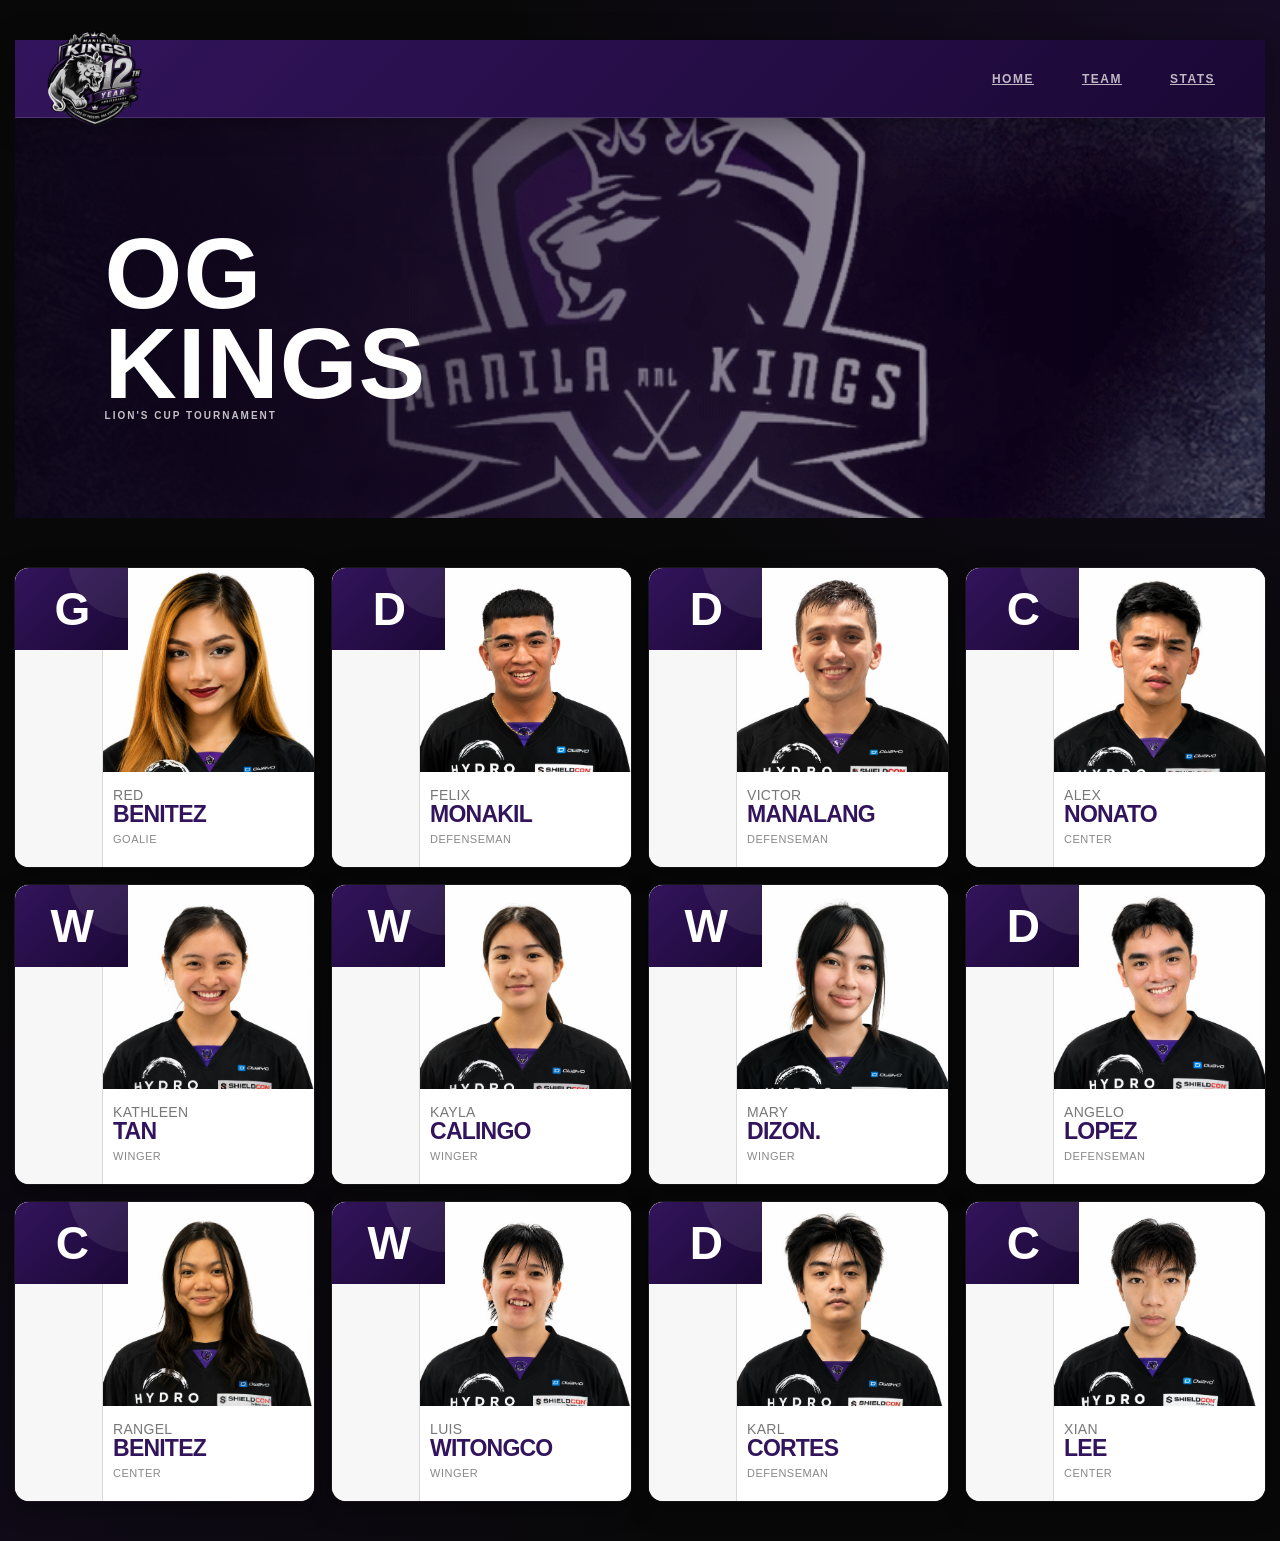
<file: OGKINGS.html>
<!DOCTYPE html>
<html lang="en">

<head>

    <meta charset="UTF-8">

    <meta
        name="viewport"
        content="width=device-width, initial-scale=1.0"
    >

    <title>New Kings - Players</title>

 <!-- =========================================
         HEADER
         ========================================= -->

  


    <style>




@media (max-width:850px) { .site-header{height:70px;} .header-container{padding:0 20px;} .header-logo{width:85px;height:65px;} .main-nav{gap:2px;} .main-nav a{padding:25px 12px;font-size:11px;letter-spacing:1px;} .main-nav a::after{left:12px;right:12px;} }
@media (max-width:600px) { .site-header{height:60px;} .header-container{width:100%;padding:0 12px;} .header-logo{width:65px;height:55px;} .main-nav{gap:0;} .main-nav a{padding:22px 7px;font-size:9px;letter-spacing:.5px;} .main-nav a::after{left:7px;right:7px;height:2px;} }
@media (max-width:380px) { .site-header{height:56px;} .header-container{padding:0 8px;} .header-logo{width:55px;height:48px;} .main-nav a{padding:20px 5px;font-size:8px;letter-spacing:.3px;} .main-nav a::after{left:5px;right:5px;} }



.main-nav a {

    position: relative;

    padding:
        29px 20px;

    color:
        rgba(255,255,255,.72);

    font-size: 12px;

    font-weight: 700;

    letter-spacing: 1.5px;

    transition:
        color .25s ease;
}


.main-nav a:hover,
.main-nav a.active {

    color: white;
}


.main-nav a::after {

    content: "";

    position: absolute;

    left: 20px;

    right: 20px;

    bottom: 0;

    height: 3px;

    background: white;

    transform:
        scaleX(0);

    transition:
        transform .25s ease;
}


.main-nav a:hover::after,
.main-nav a.active::after {

    transform:
        scaleX(1);
}

@media (max-width:850px) { .site-header{height:70px;} .header-container{padding:0 20px;} .header-logo{width:85px;height:65px;} .main-nav{gap:2px;} .main-nav a{padding:25px 12px;font-size:11px;letter-spacing:1px;} .main-nav a::after{left:12px;right:12px;} }
@media (max-width:600px) { .site-header{height:60px;} .header-container{width:100%;padding:0 12px;} .header-logo{width:65px;height:55px;} .main-nav{gap:0;} .main-nav a{padding:22px 7px;font-size:9px;letter-spacing:.5px;} .main-nav a::after{left:7px;right:7px;height:2px;} }
@media (max-width:380px) { .site-header{height:56px;} .header-container{padding:0 8px;} .header-logo{width:55px;height:48px;} .main-nav a{padding:20px 5px;font-size:8px;letter-spacing:.3px;} .main-nav a::after{left:5px;right:5px;} }

@media (max-width:760px) { .match-card{display:flex;flex-direction:column;min-height:0;} .match-date{width:100%;min-height:60px;padding:12px 10px;text-align:center;background:#32145C;color:#fff;box-sizing:border-box;} .match-teams{width:100%;display:flex;justify-content:center;align-items:center;gap:10px;padding:20px 10px 5px;box-sizing:border-box;} .match-team{flex:1;min-width:0;max-width:110px;text-align:center;} .match-team img{width:70px;height:70px;object-fit:contain;margin-bottom:7px;} .match-team h3{margin:0;font-size:11px;line-height:1.2;letter-spacing:.5px;white-space:normal;overflow-wrap:anywhere;} .vs{flex-shrink:0;font-size:15px;font-weight:900;color:#A98BC7;padding:0 2px;} .match-time{width:100%;height:auto;display:flex;flex-direction:column;align-items:center;justify-content:center;border-left:none;border-top:1px solid rgba(255,255,255,.08);margin-top:15px;padding:15px 0 5px;} .match-time span{color:#888;font-size:8px;letter-spacing:2px;margin-bottom:5px;} .match-time strong{font-size:20px;} }














.site-header {

    height: 78px;

    background:
        linear-gradient(
            135deg,
            #32145C,
            #1B0835
        );

    border-bottom:
        1px solid
        rgba(255,255,255,.12);

    position: sticky;

    top: 0;

    z-index: 1000;

    box-shadow:
        0 5px 30px
        rgba(0,0,0,.35);
}


.header-container {

    max-width: 1250px;

    height: 100%;

    margin: auto;

    padding:
        0 30px;

    display: flex;

    align-items: center;

    justify-content: space-between;
}


.logo-link {

    display: flex;

    align-items: center;

    height: 100%;
}


.header-logo {
    width: 100px;
    height: 100px;
    object-fit: contain;
}

.header-logo:hover {

    transform:
        scale(1.08);
}


/* =========================================
   NAVIGATION
   ========================================= */

.main-nav {

    display: flex;

    align-items: center;

    gap: 8px;
}


.main-nav a {

    position: relative;

    padding:
        29px 20px;

    color:
        rgba(255, 251, 251, 0.72);

    font-size: 12px;

    font-weight: 700;

    letter-spacing: 1.5px;

    transition:
        color .25s ease;
}


.main-nav a:hover,
.main-nav a.active {

    color: white;
}
@media (max-width:850px) { .site-header{height:70px;} .header-container{padding:0 20px;} .header-logo{width:85px;height:65px;} .main-nav{gap:2px;} .main-nav a{padding:25px 12px;font-size:11px;letter-spacing:1px;} .main-nav a::after{left:12px;right:12px;} }
@media (max-width:600px) { .site-header{height:60px;} .header-container{width:100%;padding:0 12px;} .header-logo{width:65px;height:55px;} .main-nav{gap:0;} .main-nav a{padding:22px 7px;font-size:9px;letter-spacing:.5px;} .main-nav a::after{left:7px;right:7px;height:2px;} }
@media (max-width:380px) { .site-header{height:56px;} .header-container{padding:0 8px;} .header-logo{width:55px;height:48px;} .main-nav a{padding:20px 5px;font-size:8px;letter-spacing:.3px;} .main-nav a::after{left:5px;right:5px;} }






.main-nav a::after {

    content: "";

    position: absolute;

    left: 20px;

    right: 20px;

    bottom: 0;

    height: 3px;

    background: white;

    transform:
        scaleX(0);

    transition:
        transform .25s ease;
}


.main-nav a:hover::after,
.main-nav a.active::after {

    transform:
        scaleX(1);
}


/* =========================================
   HERO
   ========================================= */



.hero {

    height: 400px;

    position: relative;

    overflow: hidden;
}


.hero-slideshow {

    position: absolute;

    inset: 0;
}


.slide {

    position: absolute;

    inset: 0;

    background-size: cover;

    background-position: center;

    opacity: 0;

    transform: scale(1.05);

    transition:
        opacity 1s ease,
        transform 6s ease;
}


.slide.active {

    opacity: 1;

    transform: scale(1);
}


.hero-overlay {

    position: absolute;

    inset: 0;

    background:

        linear-gradient(
            90deg,
            rgba(10,2,20,.92),
            rgba(20,5,40,.55),
            rgba(10,2,20,.25)
        );
}


.hero-content {

    position: absolute;

    left: max(
        7vw,
        calc((100% - 1200px) / 2)
    );

    top: 50%;

    transform:
        translateY(-50%);

    max-width: 650px;

    z-index: 5;
}


.hero-small {

    color:
        #BFA7D8;

    font-size: 13px;

    font-weight: 700;

    letter-spacing: 4px;

    margin-bottom: 12px;
}


.hero h1 {

    font-size:
        clamp(50px, 8vw, 100px);

    line-height: .9;

    font-weight: 900;

    letter-spacing: 1px;

    text-transform: uppercase;
}
@media (max-width: 600px) {

    .hero {
        min-height: 0;
        height: 280px;
 
        padding: 25px 20px;

        display: flex;
        align-items: center;
        justify-content: flex-start;

        overflow: hidden;
    }

    .hero-content {
        width: 100%;
        max-width: 100%;

        text-align: left;
    }

    .hero h1 {
        font-size: 28px;
        line-height: 1.1;
        margin-bottom: 1px;
         letter-spacing: 0px;
         margin-top: 20px;
    }

    .hero p {
        font-size: 11px;
        line-height: 1.4;
    }

}

.hero-content p {

    margin-top: 2px;

    color:
        rgba(255,255,255,.75);

    font-size: 10px;

    letter-spacing: 2px;

    font-weight: 600;
}








        /* =========================================
           KINGS COLOR THEME
           ========================================= */

        :root {

            --kings-purple: #32145C;
            --kings-purple-dark: #1B0835;
            --kings-purple-light: #4B2380;

            --black: #080808;
            --dark-gray: #242424;

            --gray: #777777;
            --silver: #BDBDBD;

            --white: #FFFFFF;
            --off-white: #F7F7F7;
        }


        /* =========================================
           RESET
           ========================================= */

        * {
            box-sizing: border-box;
            margin: 0;
            padding: 0;
        }


        /* =========================================
           PAGE
           ========================================= */
body {
    min-height: 100vh;
    padding: 0 30px 60px 30px;  /* Removed top padding, kept sides and bottom */
    font-family: Arial, Helvetica, sans-serif;
    background: 
        radial-gradient(circle at top right, rgba(50, 20, 92, 0.35), transparent 40%),
        radial-gradient(circle at bottom left, rgba(50, 20, 92, 0.18), transparent 35%),
        #080808;
    color: white;
}

        /* =========================================
           PAGE HEADER
           ========================================= */

        .page-header {

            max-width: 1500px;

            margin: 0 auto 50px;

            text-align: center;
        }


        .page-header span {

            color: #BFA7D8;

            font-size: 11px;

            font-weight: 800;

            letter-spacing: 4px;

            text-transform: uppercase;
        }


        .page-header h1 {

            margin-top: 8px;

            color: white;

            font-size: clamp(40px, 5vw, 70px);

            font-weight: 900;

            letter-spacing: -3px;

            text-transform: uppercase;
        }


        .page-header p {

            margin-top: 10px;

            color: #888;

            font-size: 13px;

            letter-spacing: 1px;
        }


        /* =========================================
           PLAYER GRID
           ========================================= */

        .players-grid {

            width: 100%;

            max-width: 1500px;

            margin: 0 auto;

            display: grid;

            grid-template-columns:
                repeat(3, 1fr);

            gap: 30px;

            justify-items: center;

            align-items: start;
        }


        

        /* =========================================
           PLAYER CARD
           ========================================= */

        .player-card {

            width: 100%;

            max-width: 365px;

            height: 352px;

            position: relative;

            background: var(--white);

            border-radius: 14px;

            overflow: hidden;

            cursor: pointer;

            box-shadow:

                0 8px 25px
                rgba(0, 0, 0, 0.35),

                0 0 0 1px
                rgba(255, 255, 255, 0.08);

            transition:

                transform 0.35s ease,

                box-shadow 0.35s ease;
        }


        .player-card:hover {

            transform: translateY(-8px);

            box-shadow:

                0 20px 45px
                rgba(0, 0, 0, 0.50),

                0 0 30px
                rgba(50, 20, 92, 0.45);
        }


        /* =========================================
           LEFT SIDE
           ========================================= */

        .player-side {

            position: absolute;

            left: 0;
            top: 0;

            width: 93px;
            height: 100%;

            background: var(--off-white);

            border-right: 1px solid #D9D9D9;

            z-index: 5;
        }


        /* =========================================
           JERSEY NUMBER
           ========================================= */

        .jersey-number {

            width: 130%;
            height: 96px;

            display: flex;

            justify-content: center;
            align-items: center;

            position: relative;

            overflow: hidden;

            background:

                linear-gradient(
                    135deg,
                    var(--kings-purple),
                    var(--kings-purple-dark)
                );

            color: var(--white);

            font-size: 46px;

            font-weight: 800;

            letter-spacing: -2px;
        }


        .jersey-number::after {

            content: "";

            position: absolute;

            width: 120px;
            height: 120px;

            border-radius: 50%;

            top: -70px;
            right: -60px;

            background:
                rgba(255, 255, 255, 0.08);
        }


        /* =========================================
           PLAYER DETAILS
           ========================================= */

        .details {

            padding: 26px 20px;
        }


        .detail {

            margin-bottom: 17px;
        }


        .detail:last-child {

            margin-bottom: 0;
        }


        .detail-label {

            display: block;

            color: #999999;

            font-size: 10px;

            font-weight: 500;

            letter-spacing: 0.4px;

            margin-bottom: 2px;
        }


        .detail-value {

            display: block;

            color: #555555;

            font-size: 15px;

            line-height: 20px;

            font-weight: 600;
        }


        /* =========================================
           PLAYER IMAGE
           ========================================= */

        .player-image {

            position: absolute;

            left: 96px;
            top: 0;

            width: calc(100% - 96px);

            height: 240px;

            overflow: hidden;

            background:

                linear-gradient(
                    145deg,
                    #eeeeee,
                    #d7d7d7
                );

            z-index: 1;
        }


        .player-image img {

            width: 100%;
            height: 100%;

            display: block;

            object-fit: cover;

            object-position: center top;

            transition:

                transform 0.6s
                cubic-bezier(.2,.8,.2,1),

                filter 0.5s ease;
        }


        /* =========================================
           IMAGE HOVER
           ========================================= */

        .player-card:hover .player-image img {

            transform: scale(1.06);

            filter: brightness(0.82);
        }


        /* =========================================
           IMAGE OVERLAY
           ========================================= */

        .player-image::after {

            content: "";

            position: absolute;

            inset: 0;

            pointer-events: none;

            background:

                linear-gradient(
                    to bottom,
                    transparent 45%,
                    rgba(27, 8, 53, 0.50)
                );

            opacity: 0;

            transition:
                opacity 0.4s ease;
        }


        .player-card:hover .player-image::after {

            opacity: 1;
        }


        /* =========================================
           VIEW STATS BADGE
           ========================================= */

        .hover-text {

            position: absolute;

            top: 14px;
            right: 14px;

            z-index: 10;

            padding: 7px 12px;

            border-radius: 20px;

            background: var(--kings-purple);

            color: white;

            font-size: 9px;

            font-weight: 700;

            letter-spacing: 1px;

            opacity: 0;

            transform: translateY(-8px);

            transition:

                opacity 0.3s ease,

                transform 0.3s ease;
        }


        .player-card:hover .hover-text {

            opacity: 1;

            transform: translateY(0);
        }


        /* =========================================
           NORMAL PLAYER INFORMATION
           ========================================= */

        .player-info {

            position: absolute;

            left: 96px;
            bottom: 0;

            width: calc(100% - 96px);

            height: 112px;

            padding: 19px 25px;

            background: var(--white);

            z-index: 3;

            transition:

                transform 0.45s
                cubic-bezier(.2,.8,.2,1),

                opacity 0.35s ease;
        }


        .first-name {

            color: #777777;

            font-size: 200px;

            line-height: 18px;

            font-weight: 400;

            letter-spacing: 0.3px;
        }


        .last-name {

            color: var(--kings-purple);

            font-size: 28px;

            line-height: 27px;

            font-weight: 900;

            letter-spacing: -0.8px;

            text-transform: uppercase;
        }


        .position {

            margin-top: 7px;

            color: #888888;

            font-size: 11px;

            font-weight: 500;

            letter-spacing: 0.5px;

            text-transform: uppercase;
        }


        /* =========================================
           STATS PANEL
           ========================================= */

      .stats-panel {
    position: absolute;
    left: 96px;
    bottom: 0;
    width: calc(100% - 96px);
    height: 112px;

    padding: 14px 15px;

    display: grid;
    grid-template-columns: repeat(5, 1fr);
    grid-template-rows: 1fr;

    gap: 0;

    background:
        linear-gradient(
            135deg,
            var(--kings-purple),
            var(--kings-purple-dark)
        );

    color: white;
    z-index: 4;

    transform: translateY(100%);

    transition:
        transform 0.45s
        cubic-bezier(.2,.8,.2,1);
}

        /* =========================================
           INDIVIDUAL STAT
           ========================================= */

        .stat {

            display: flex;

            flex-direction: column;

            align-items: center;

            justify-content: center;

            position: relative;

            border-right:
                1px solid
                rgba(255,255,255,0.18);

            opacity: 0;

            transform: translateY(10px);

            transition:

                opacity 0.3s ease,

                transform 0.3s ease;
        }



        /* =========================================
           STAT LABEL
           ========================================= */
        .stat-label {
    margin-bottom: 3px;

    color: rgba(255,255,255,0.85);

    font-size: 14px;
    line-height: 15px;

    font-weight: 800;
    letter-spacing: 0.5px;

    text-transform: uppercase;
         }

        /* =========================================
           STAT VALUE
           ========================================= */

        .stat-value {

            color: white;

            font-size: 17px;

            line-height: 18px;

            font-weight: 800;
        }


        /* =========================================
           SEASON STATS LABEL
           ========================================= */

        .stats-panel::before {

            content: "SEASON STATS";

            position: absolute;

            top: -23px;
            left: 0;

            padding: 5px 12px;

            background: var(--kings-purple);

            color: white;

            border-radius:
                5px 5px 0 0;

            font-size: 8px;

            font-weight: 700;

            letter-spacing: 1px;

            opacity: 0;

            transform: translateY(10px);

            transition:

                opacity 0.3s ease,

                transform 0.3s ease;
        }


        .player-card:hover .stats-panel::before {

            opacity: 1;

            transform: translateY(0);
        }


        /* =========================================
           SHOW STATS ON HOVER
           ========================================= */

        .player-card:hover .stats-panel {

            transform: translateY(0);
        }


        /* =========================================
           HIDE PLAYER INFO
           ========================================= */

        .player-card:hover .player-info {

            transform: translateY(100%);

            opacity: 0;
        }


        /* =========================================
           STAGGERED STAT ANIMATION
           ========================================= */

        .player-card:hover .stat {

            opacity: 1;

            transform: translateY(0);
        }


        .player-card:hover .stat:nth-child(1) {
            transition-delay: 0.08s;
        }

        .player-card:hover .stat:nth-child(2) {
            transition-delay: 0.11s;
        }

        .player-card:hover .stat:nth-child(3) {
            transition-delay: 0.14s;
        }

        .player-card:hover .stat:nth-child(4) {
            transition-delay: 0.17s;
        }

        .player-card:hover .stat:nth-child(5) {
            transition-delay: 0.20s;
        }

        .player-card:hover .stat:nth-child(6) {
            transition-delay: 0.23s;
        }

        .player-card:hover .stat:nth-child(7) {
            transition-delay: 0.26s;
        }

        .player-card:hover .stat:nth-child(8) {
            transition-delay: 0.29s;
        }

        .player-card:hover .stat:nth-child(9) {
            transition-delay: 0.32s;
        }

        .player-card:hover .stat:nth-child(10) {
            transition-delay: 0.35s;
        }


        /* =========================================
           PURPLE CARD ACCENT
           ========================================= */

        .player-card::before {

            content: "";

            position: absolute;

            left: 0;
            bottom: 0;

            width: 5px;

            height: 0;

            background:

                linear-gradient(
                    to bottom,
                    var(--kings-purple-light),
                    var(--kings-purple)
                );

            z-index: 20;

            transition:
                height 0.4s ease;
        }


        .player-card:hover::before {

            height: 100%;
        }


        /* =========================================
           MOBILE
           3 PLAYERS PER ROW
           ========================================= */


        /* =========================================
           901px AND UP — COMPACT DESKTOP TEXT
           Keeps the same card design but prevents
           text from becoming oversized on desktop.
           ========================================= */
        @media (max-width: 1500px) {

            body {

                padding:
                    40px 15px;
            }


            .players-grid {

                grid-template-columns:
                    repeat(3, 1fr);

                gap: 18px;
            }


            .player-card {

                max-width: none;

                width: 100%;

                height: auto;

                aspect-ratio:
                    365 / 352;
            }


            .player-side {

                width: 29.3%;
            }


            .player-image {

                left: 26.3%;

                width: 73.7%;

                height: 68.2%;
            }


            .player-info {

                left: 26.3%;

                width: 73.7%;

                height: 31.8%;

                padding:
                    5.5% 6.5%;
            }


            .stats-panel {

                left: 26.3%;

                width: 73.7%;

                height: 35.8%;

                padding:
                    4% 4%;
            }


            .jersey-number {

                height: 27.3%;

                font-size:
                    clamp(20px, 5vw, 46px);
            }


            .details {

                padding:
                    12% 12%;
            }


            .detail {

                margin-bottom:
                    12%;
            }


            .detail-label {

                font-size:
                    clamp(5px, 1.1vw, 10px);
            }


            .detail-value {

                font-size:
                    clamp(9px, 2.2vw, 20px);

                line-height:
                    1.1;
            }


            .first-name {

                font-size:
                    clamp(3px, 1.5vw, 14px);

                line-height:
                    1.1;
            }


            .last-name {

                font-size:
                    clamp(10px, 1.8vw, 28px);

                line-height:
                    0.95;
            }


            .position {

                margin-top:
                    4%;

                font-size:
                    clamp(5px, 1.1vw, 11px);
            }


            .hover-text {

                top: 6%;

                right: 5%;

                padding:
                    4px 7px;

                font-size:
                    clamp(5px, 1vw, 9px);
            }


            .stat-label {

                font-size:
                    clamp(4px, 0.9vw, 8px);

                letter-spacing:
                    0.5px;
            }


            .stat-value {

                font-size:
                    clamp(8px, 1.8vw, 17px);

                line-height:
                    1.1;
            }


            .stats-panel::before {

                top:
                    -17px;

                padding:
                    4px 7px;

                font-size:
                    5px;
            }
        }

        @media (max-width: 900px) {

            body {

                padding:
                    40px 15px;
            }


            .players-grid {

                grid-template-columns:
                    repeat(3, 1fr);

                gap: 18px;
            }


            .player-card {

                max-width: none;

                width: 100%;

                height: auto;

                aspect-ratio:
                    365 / 352;
            }


            .player-side {

                width: 29.3%;
            }


            .player-image {

                left: 26.3%;

                width: 73.7%;

                height: 68.2%;
            }


            .player-info {

                left: 26.3%;

                width: 73.7%;

                height: 31.8%;

                padding:
                    5.5% 6.5%;
            }


            .stats-panel {

                left: 26.3%;

                width: 73.7%;

                height: 35.8%;

                padding:
                    4% 4%;
            }


            .jersey-number {

                height: 27.3%;

                font-size:
                    clamp(20px, 5vw, 46px);
            }


            .details {

                padding:
                    12% 12%;
            }


            .detail {

                margin-bottom:
                    12%;
            }


            .detail-label {

                font-size:
                    clamp(5px, 1.1vw, 10px);
            }


            .detail-value {

                font-size:
                    clamp(9px, 2.2vw, 20px);

                line-height:
                    1.1;
            }


            .first-name {

                font-size:
                    clamp(3px, 1.5vw, 14px);

                line-height:
                    1.1;
            }


            .last-name {

                font-size:
                    clamp(10px, 1.8vw, 28px);

                line-height:
                    0.95;
            }


            .position {

                margin-top:
                    4%;

                font-size:
                    clamp(5px, 1.1vw, 11px);
            }


            .hover-text {

                top: 6%;

                right: 5%;

                padding:
                    4px 7px;

                font-size:
                    clamp(5px, 1vw, 9px);
            }


            .stat-label {

                font-size:
                    clamp(4px, 0.9vw, 8px);

                letter-spacing:
                    0.5px;
            }


            .stat-value {

                font-size:
                    clamp(8px, 1.8vw, 17px);

                line-height:
                    1.1;
            }


            .stats-panel::before {

                top:
                    -17px;

                padding:
                    4px 7px;

                font-size:
                    5px;
            }
        }








        /* =========================================
           SMALL MOBILE
           ========================================= */

        @media (max-width: 600px) {

            body {

                padding:
                    30px 8px;
            }


            .page-header {

                margin-bottom: 30px;
            }


            .page-header span {

                font-size: 8px;

                letter-spacing: 3px;
            }


            .page-header h1 {

                font-size: 34px;

                letter-spacing: -2px;
            }


            .page-header p {

                font-size: 9px;
            }


            .players-grid {

                grid-template-columns:
                    repeat(3, minmax(0, 1fr));

                gap:
                    12px 7px;

                width: 100%;
            }


            .goalie {

                margin-bottom:
                    5px;
                    
            }


            .player-card {

                border-radius:
                    8px;

                box-shadow:
                    0 5px 15px
                    rgba(0,0,0,.35);
            }


            .player-card:hover {

                transform:
                    translateY(-3px);
            }


            /* Disable hover behavior on touch devices.
               JavaScript handles tap instead. */

            .player-card:hover {

                box-shadow:
                    0 5px 15px
                    rgba(0,0,0,.35);
            }


            .player-card:hover .player-image img {

                transform: none;

                filter: none;
            }


            .player-card:hover .player-image::after {

                opacity: 0;
            }


            .player-card:hover .hover-text {

                opacity: 0;

                transform:
                    translateY(-8px);
            }


            .player-card:hover .stats-panel {

                transform:
                    translateY(100%);
            }


            .player-card:hover .player-info {

                transform:
                    translateY(0);

                opacity: 1;
            }


            .player-card:hover .stat {

                opacity: 0;

                transform:
                    translateY(10px);
            }


            .player-card:hover::before {

                height: 0;
            }


            /* =====================================
               ACTIVE CARD — MOBILE TAP
               ===================================== */

            .player-card.active {

                transform:
                    translateY(-4px);

                box-shadow:

                    0 15px 30px
                    rgba(0,0,0,.5),

                    0 0 20px
                    rgba(50,20,92,.45);
            }


            .player-card.active .player-image img {

                transform:
                    scale(1.06);

                filter:
                    brightness(.82);
            }


            .player-card.active .player-image::after {

                opacity: 1;
            }


            .player-card.active .hover-text {

                opacity: 1;

                transform:
                    translateY(0);
            }


            .player-card.active .stats-panel {

                transform:
                    translateY(0);
            }


            .player-card.active .player-info {

                transform:
                    translateY(100%);

                opacity: 0;
            }


            .player-card.active .stat {

                opacity: 1;

                transform:
                    translateY(0);
            }


            .player-card.active::before {

                height: 100%;
            }


            .player-card.active
            .stats-panel::before {

                opacity: 1;

                transform:
                    translateY(0);
            }


            /* =====================================
               MOBILE CARD TEXT
               ===================================== */

            .jersey-number {

                font-size:
                    clamp(18px, 5vw, 30px);
            }


            .details {

                padding:
                    16% 12%;
            }


            .detail {

                margin-bottom:
                    17%;
            }


            .detail-label {

                font-size:
                    clamp(4px, 1.5vw, 7px);
            }


            .detail-value {

                font-size:
                    clamp(8px, 2.8vw, 14px);
            }


            .player-info {

                padding:
                    6% 7%;
            }


            .first-name {

                font-size:
                    clamp(5px, 2vw, 11px);
            }


            .last-name {

                font-size:
                    clamp(6px, 2.4vw, 15px);
            }


            .position {

                font-size:
                    clamp(4px, 1.4vw, 7px);

                margin-top:
                    4%;
            }


            .hover-text {

                font-size:
                    clamp(4px, 1.3vw, 6px);

                padding:
                    3px 5px;
            }


            .stats-panel {

                padding:
                    4% 3%;
            }


            .stat-label {

                font-size:
                    clamp(3px, 1vw, 5px);
            }


            .stat-value {

                font-size:
                    clamp(6px, 2vw, 10px);
            }


            .stats-panel::before {

                top:
                    -12px;

                padding:
                    3px 5px;

                font-size:
                    4px;
            }
        }


        /* =========================================
           VERY SMALL PHONES
           ========================================= */

        @media (max-width: 380px) {

            body {

                padding-left:
                    5px;

                padding-right:
                    5px;
            }


            .players-grid {

                gap:
                    10px 5px;
            }
        }


        /* =========================================
           REDUCED MOTION
           ========================================= */

        @media (prefers-reduced-motion: reduce) {

            .player-card,
            .player-card *,
            .player-card::before {

                transition: none !important;
            }
        }

    </style>

</head>


<body>


    <!-- =========================================
         PAGE HEADER
         ========================================= -->


         <header class="site-header">

        <div class="header-container">

            <a href="index.html" class="logo-link">

                <img
                    src="KINGSLOGO.png"
                    alt="Manila Kings"
                    class="header-logo"
                >

            </a>


            <nav class="main-nav">

                <a href="index.html">
                    HOME
                </a>

                <a href="team.html">
                    TEAM
                </a>

                <a href="#">
                    STATS
                </a>

            </nav>

        </div>

    </header>

        <section class="hero">

  <div class="hero-slideshow">

                <div
                    class="slide active"
                    style="background-image: url('ogkings.gif');">
                </div>

              

            </div>
    


            <!-- DARK OVERLAY -->

            <div class="hero-overlay"></div>


            <!-- HERO CONTENT -->

            <div class="hero-content">

                <div class="hero-small">
                    
                </div>

                <h1>
                    OG<br> KINGS
                </h1>

                <p>
                    LION'S CUP TOURNAMENT
                </p>


            </div>


            <!-- SLIDESHOW DOTS -->

     

        </section>


    <!-- =========================================
         PLAYER GRID
         ========================================= -->

    <main class="players-grid">

<!-- =====================================
             GOALIE RED
             ===================================== -->

        <div class="player-card goalie">


            <div class="player-side">

                <div class="jersey-number">
                    G
                </div>


                 <div class="details">

                    <div class="detail">
                        <span class="detail-label"> </span>
                        <span class="detail-value"> </span>
                    </div>

                    <div class="detail">
                        <span class="detail-label"> </span>
                        <span class="detail-value"> </span>
                    </div>

                    <div class="detail">
                        <span class="detail-label"> </span>
                        <span class="detail-value"> </span>
                    </div>

                    <div class="detail">
                        <span class="detail-label"> </span>
                        <span class="detail-value"> </span>
                    </div>

                </div>



            </div>


            <div class="player-image">

                <img
                    src="ogred.jpg"
                    alt="Goalie"
                >

                <div class="hover-text">
                    VIEW STATS
                </div>

            </div>


            <div class="player-info">

                <div class="first-name">
                    RED
                </div>

                <div class="last-name">
                    BENITEZ
                </div>

                <div class="position">
                    GOALIE
                </div>

            </div>


            <div class="stats-panel">

                <div class="stat">
                    <div class="stat-label">GP</div>
                    <div class="stat-value">2</div>
                </div>

                <div class="stat">
                    <div class="stat-label">SOG</div>
                    <div class="stat-value">23</div>
                </div>

                <div class="stat">
                    <div class="stat-label">SVS</div>
                    <div class="stat-value">17</div>
                </div>

                <div class="stat">
                    <div class="stat-label">TS</div>
                    <div class="stat-value">23</div>
                </div>

            </div>

        </div>
     


        <!-- =====================================
             PLAYER 0 — FELIX
             ===================================== -->
<div class="player-card">

            <div class="player-side">

                <div class="jersey-number">
                    D
                </div>

                 <div class="details">

                    <div class="detail">
                        <span class="detail-label"> </span>
                        <span class="detail-value"> </span>
                    </div>

                    <div class="detail">
                        <span class="detail-label"> </span>
                        <span class="detail-value"> </span>
                    </div>

                    <div class="detail">
                        <span class="detail-label"> </span>
                        <span class="detail-value"> </span>
                    </div>

                    <div class="detail">
                        <span class="detail-label"> </span>
                        <span class="detail-value"> </span>
                    </div>

                </div>


            </div>


            <div class="player-image">

                <img
                    src="ogfelix.jpg"
                    alt="Sean"
                >

                <div class="hover-text">
                    VIEW STATS
                </div>

            </div>


            <div class="player-info">

                <div class="first-name">
                    FELIX
                </div>

                <div class="last-name">
                    MONAKIL
                </div>

                <div class="position">
                    DEFENSEMAN
                </div>

            </div>


            <div class="stats-panel">

                  <div class="stat"><div class="stat-label">GP</div><div class="stat-value">2</div></div>
                <div class="stat"><div class="stat-label">G</div><div class="stat-value">0</div></div>
                <div class="stat"><div class="stat-label">A</div><div class="stat-value">1</div></div>
                <div class="stat"><div class="stat-label">PTS</div><div class="stat-value">1</div></div>
                <div class="stat"><div class="stat-label">GWG</div><div class="stat-value">0</div></div>

            </div>

        </div>


        <!-- =====================================
             PLAYER 1 VICTOR
             ===================================== -->

        <div class="player-card">

            <div class="player-side">

                <div class="jersey-number">
                    D
                </div>

                 <div class="details">

                    <div class="detail">
                        <span class="detail-label"> </span>
                        <span class="detail-value"> </span>
                    </div>

                    <div class="detail">
                        <span class="detail-label"> </span>
                        <span class="detail-value"> </span>
                    </div>

                    <div class="detail">
                        <span class="detail-label"> </span>
                        <span class="detail-value"> </span>
                    </div>

                    <div class="detail">
                        <span class="detail-label"> </span>
                        <span class="detail-value"> </span>
                    </div>

                </div>


            </div>


            <div class="player-image">

                <img
                    src="ogvictor.jpg"
                    alt="DENNIS"
                >

                <div class="hover-text">
                    VIEW STATS
                </div>

            </div>


            <div class="player-info">

                <div class="first-name">
                    VICTOR
                </div>

                <div class="last-name">
                    MANALANG
                </div>

                <div class="position">
                    DEFENSEMAN
                </div>

            </div>


            <div class="stats-panel">

                  <div class="stat"><div class="stat-label">GP</div><div class="stat-value">2</div></div>
                <div class="stat"><div class="stat-label">G</div><div class="stat-value">1</div></div>
                <div class="stat"><div class="stat-label">A</div><div class="stat-value">0</div></div>
                <div class="stat"><div class="stat-label">PTS</div><div class="stat-value">1</div></div>
                <div class="stat"><div class="stat-label">GWG</div><div class="stat-value">0</div></div>

            </div>

        </div>



        <!-- =====================================
             PLAYER 2 — ALEX
             ===================================== -->

        <div class="player-card">

            <div class="player-side">

                <div class="jersey-number">C</div>

                <div class="details">

                    <div class="detail">
                        <span class="detail-label"> </span>
                        <span class="detail-value"> </span>
                    </div>

                    <div class="detail">
                        <span class="detail-label"> </span>
                        <span class="detail-value"> </span>
                    </div>

                    <div class="detail">
                        <span class="detail-label"> </span>
                        <span class="detail-value"> </span>
                    </div>

                    <div class="detail">
                        <span class="detail-label"> </span>
                        <span class="detail-value"> </span>
                    </div>

                </div>


            </div>

            <div class="player-image">
                <img src="ogalex.jpg" alt="ALEX">
                <div class="hover-text">VIEW STATS</div>
            </div>

            <div class="player-info">
                <div class="first-name">ALEX</div>
                <div class="last-name">NONATO</div>
                <div class="position">CENTER</div>
            </div>

            <div class="stats-panel">
                  <div class="stat"><div class="stat-label">GP</div><div class="stat-value">0</div></div>
                <div class="stat"><div class="stat-label">G</div><div class="stat-value">0</div></div>
                <div class="stat"><div class="stat-label">A</div><div class="stat-value">0</div></div>
                <div class="stat"><div class="stat-label">PTS</div><div class="stat-value">0</div></div>
                <div class="stat"><div class="stat-label">GWG</div><div class="stat-value">0</div></div>
            </div>

        </div>



        <!-- =====================================
             PLAYER 3 — KATHLEEN
             ===================================== -->

        <div class="player-card">

            <div class="player-side">

                <div class="jersey-number">W</div>

                <div class="details">
                                    <div class="detail"><span class="detail-label"> </span><span class="detail-value"> </span></div>
                    <div class="detail"><span class="detail-label"> </span><span class="detail-value"> </span></div>
                    <div class="detail"><span class="detail-label"> </span><span class="detail-value"> </span></div>
                    <div class="detail"><span class="detail-label"> </span><span class="detail-value"> </span></div></div>

            </div>

            <div class="player-image">
                <img src="ogkath.jpg" alt="KATH">
                <div class="hover-text">VIEW STATS</div>
            </div>

            <div class="player-info">
                <div class="first-name">KATHLEEN</div>
                <div class="last-name">TAN</div>
                <div class="position">WINGER</div>
            </div>

            <div class="stats-panel">
                  <div class="stat"><div class="stat-label">GP</div><div class="stat-value">2</div></div>
                <div class="stat"><div class="stat-label">G</div><div class="stat-value">1</div></div>
                <div class="stat"><div class="stat-label">A</div><div class="stat-value">0</div></div>
                <div class="stat"><div class="stat-label">PTS</div><div class="stat-value">2</div></div>
                <div class="stat"><div class="stat-label">GWG</div><div class="stat-value">1</div></div>
            </div>

        </div>



        <!-- =====================================
             PLAYER 4 — KAYLA
             ===================================== -->

        <div class="player-card">

            <div class="player-side">

                <div class="jersey-number">W</div>

                <div class="details">
                                    <div class="detail"><span class="detail-label"> </span><span class="detail-value"> </span></div>
                    <div class="detail"><span class="detail-label"> </span><span class="detail-value"> </span></div>
                    <div class="detail"><span class="detail-label"> </span><span class="detail-value"> </span></div>
                    <div class="detail"><span class="detail-label"> </span><span class="detail-value"> </span></div></div>

            </div>

            <div class="player-image">
                <img src="ogkayla.jpg" alt="Gelo">
                <div class="hover-text">VIEW STATS</div>
            </div>

            <div class="player-info">
                <div class="first-name">KAYLA</div>
                <div class="last-name">CALINGO</div>
                <div class="position">WINGER</div>
            </div>

            <div class="stats-panel">
                  <div class="stat"><div class="stat-label">GP</div><div class="stat-value">2</div></div>
                <div class="stat"><div class="stat-label">G</div><div class="stat-value">0</div></div>
                <div class="stat"><div class="stat-label">A</div><div class="stat-value">0</div></div>
                <div class="stat"><div class="stat-label">PTS</div><div class="stat-value">0</div></div>
                <div class="stat"><div class="stat-label">GWG</div><div class="stat-value">0</div></div>
            </div>

        </div>



        <!-- =====================================
             PLAYER 5 — MARY
             ===================================== -->

        <div class="player-card">

            <div class="player-side">
                <div class="jersey-number">W</div>

                <div class="details">
                    <div class="detail"><span class="detail-label"> </span><span class="detail-value"> </span></div>
                    <div class="detail"><span class="detail-label"> </span><span class="detail-value"> </span></div>
                    <div class="detail"><span class="detail-label"> </span><span class="detail-value"> </span></div>
                    <div class="detail"><span class="detail-label"> </span><span class="detail-value"> </span></div>
                </div>
            </div>

            <div class="player-image">
                <img src="ogmary.jpg" alt="Carlos">
                <div class="hover-text">VIEW STATS</div>
            </div>

            <div class="player-info">
                <div class="first-name">MARY</div>
                <div class="last-name">DIZON.</div>
                <div class="position">WINGER</div>
            </div>

            <div class="stats-panel">
                  <div class="stat"><div class="stat-label">GP</div><div class="stat-value">2</div></div>
                <div class="stat"><div class="stat-label">G</div><div class="stat-value">0</div></div>
                <div class="stat"><div class="stat-label">A</div><div class="stat-value">0</div></div>
                <div class="stat"><div class="stat-label">PTS</div><div class="stat-value">0</div></div>
                <div class="stat"><div class="stat-label">GWG</div><div class="stat-value">0</div></div>
            </div>

        </div>



        <!-- =====================================
             PLAYER 6 — ANGELO
             ===================================== -->

        <div class="player-card">

            <div class="player-side">
                <div class="jersey-number">D</div>

                <div class="details">
                                    <div class="detail"><span class="detail-label"> </span><span class="detail-value"> </span></div>
                    <div class="detail"><span class="detail-label"> </span><span class="detail-value"> </span></div>
                    <div class="detail"><span class="detail-label"> </span><span class="detail-value"> </span></div>
                    <div class="detail"><span class="detail-label"> </span><span class="detail-value"> </span></div></div>
            </div>

            <div class="player-image">
                <img src="ogangelo.jpg" alt="Jay">
                <div class="hover-text">VIEW STATS</div>
            </div>

            <div class="player-info">
                <div class="first-name">ANGELO</div>
                <div class="last-name">LOPEZ</div>
                <div class="position">DEFENSEMAN</div>
            </div>

            <div class="stats-panel">
                  <div class="stat"><div class="stat-label">GP</div><div class="stat-value">1</div></div>
                <div class="stat"><div class="stat-label">G</div><div class="stat-value">0</div></div>
                <div class="stat"><div class="stat-label">A</div><div class="stat-value">0</div></div>
                <div class="stat"><div class="stat-label">PTS</div><div class="stat-value">0</div></div>
                <div class="stat"><div class="stat-label">GWG</div><div class="stat-value">0</div></div>
            </div>

        </div>



        <!-- =====================================
             PLAYER 7 — RANGEL
             ===================================== -->

        <div class="player-card">

            <div class="player-side">
                <div class="jersey-number">C</div>

                <div class="details">
                                    <div class="detail"><span class="detail-label"> </span><span class="detail-value"> </span></div>
                    <div class="detail"><span class="detail-label"> </span><span class="detail-value"> </span></div>
                    <div class="detail"><span class="detail-label"> </span><span class="detail-value"> </span></div>
                    <div class="detail"><span class="detail-label"> </span><span class="detail-value"> </span></div></div>
            </div>

            <div class="player-image">
                <img src="ograngel.jpg" alt="Zoe">
                <div class="hover-text">VIEW STATS</div>
            </div>

            <div class="player-info">
                <div class="first-name">RANGEL</div>
                <div class="last-name">BENITEZ</div>
                <div class="position">CENTER</div>
            </div>

            <div class="stats-panel">
                  <div class="stat"><div class="stat-label">GP</div><div class="stat-value">2</div></div>
                <div class="stat"><div class="stat-label">G</div><div class="stat-value">1</div></div>
                <div class="stat"><div class="stat-label">A</div><div class="stat-value">1</div></div>
                <div class="stat"><div class="stat-label">PTS</div><div class="stat-value">2</div></div>
                <div class="stat"><div class="stat-label">GWG</div><div class="stat-value">0</div></div>
            </div>

        </div>



        <!-- =====================================
             PLAYER 8 — LOUIS
             ===================================== -->

        <div class="player-card">

            <div class="player-side">
                <div class="jersey-number">W</div>

                <div class="details">
                                    <div class="detail"><span class="detail-label"> </span><span class="detail-value"> </span></div>
                    <div class="detail"><span class="detail-label"> </span><span class="detail-value"> </span></div>
                    <div class="detail"><span class="detail-label"> </span><span class="detail-value"> </span></div>
                    <div class="detail"><span class="detail-label"> </span><span class="detail-value"> </span></div></div>
            </div>

            <div class="player-image">
                <img src="ogluis.jpg" alt="Shaira">
                <div class="hover-text">VIEW STATS</div>
            </div>

            <div class="player-info">
                <div class="first-name">LUIS</div>
                <div class="last-name">WITONGCO</div>
                <div class="position">WINGER</div>
            </div>

            <div class="stats-panel">
                  <div class="stat"><div class="stat-label">GP</div><div class="stat-value">1</div></div>
                <div class="stat"><div class="stat-label">G</div><div class="stat-value">0</div></div>
                <div class="stat"><div class="stat-label">A</div><div class="stat-value">0</div></div>
                <div class="stat"><div class="stat-label">PTS</div><div class="stat-value">0</div></div>
                <div class="stat"><div class="stat-label">GWG</div><div class="stat-value">0</div></div>
            </div>

        </div>



        <!-- =====================================
             PLAYER 9 — KARL
             ===================================== -->

        <div class="player-card">

            <div class="player-side">
                <div class="jersey-number">D</div>

                <div class="details">
                                    <div class="detail"><span class="detail-label"> </span><span class="detail-value"> </span></div>
                    <div class="detail"><span class="detail-label"> </span><span class="detail-value"> </span></div>
                    <div class="detail"><span class="detail-label"> </span><span class="detail-value"> </span></div>
                    <div class="detail"><span class="detail-label"> </span><span class="detail-value"> </span></div></div>
            </div>

            <div class="player-image">
                <img src="ogkarl.jpg" alt="Kervin">
                <div class="hover-text">VIEW STATS</div>
            </div>

            <div class="player-info">
                <div class="first-name">KARL</div>
                <div class="last-name">CORTES</div>
                <div class="position">DEFENSEMAN</div>
            </div>

            <div class="stats-panel">
                  <div class="stat"><div class="stat-label">GP</div><div class="stat-value">1</div></div>
                <div class="stat"><div class="stat-label">G</div><div class="stat-value">0</div></div>
                <div class="stat"><div class="stat-label">A</div><div class="stat-value">0</div></div>
                <div class="stat"><div class="stat-label">PTS</div><div class="stat-value">0</div></div>
                <div class="stat"><div class="stat-label">GWG</div><div class="stat-value">0</div></div>
            </div>

        </div>



        <!-- =====================================
             PLAYER 10 — XIAN
             ===================================== -->

        <div class="player-card">

            <div class="player-side">
                <div class="jersey-number">C</div>

                <div class="details">
                                    <div class="detail"><span class="detail-label"> </span><span class="detail-value"> </span></div>
                    <div class="detail"><span class="detail-label"> </span><span class="detail-value"> </span></div>
                    <div class="detail"><span class="detail-label"> </span><span class="detail-value"> </span></div>
                    <div class="detail"><span class="detail-label"> </span><span class="detail-value"> </span></div></div>
            </div>

            <div class="player-image">
                <img src="ogxian.jpg" alt="Zach">
                <div class="hover-text">VIEW STATS</div>
            </div>

            <div class="player-info">
                <div class="first-name">XIAN</div>
                <div class="last-name">LEE</div>
                <div class="position">CENTER</div>
            </div>

            <div class="stats-panel">
                <div class="stat"><div class="stat-label">GP</div><div class="stat-value">1</div></div>
                <div class="stat"><div class="stat-label">G</div><div class="stat-value">2</div></div>
                <div class="stat"><div class="stat-label">A</div><div class="stat-value">0</div></div>
                <div class="stat"><div class="stat-label">PTS</div><div class="stat-value">2</div></div>
                <div class="stat"><div class="stat-label">GWG</div><div class="stat-value">0</div></div>
            </div>

</div>

        </div>




    </main>



    <!-- =========================================
         JAVASCRIPT
         ========================================= -->

    <script>

        /*
         * MOBILE CARD CLICK
         *
         * On desktop:
         *   Hover = show stats
         *
         * On mobile:
         *   Tap = show stats
         *   Tap again = hide stats
         *
         * Only one card can be active at a time.
         */

        const cards =
            document.querySelectorAll(".player-card");


        cards.forEach(card => {

            card.addEventListener("click", function () {

                /*
                 * Only use click behavior
                 * on mobile screens.
                 */

                if (window.innerWidth <= 600) {

                    /*
                     * Close every other card.
                     */

                    cards.forEach(otherCard => {

                        if (otherCard !== card) {

                            otherCard.classList.remove(
                                "active"
                            );

                        }

                    });


                    /*
                     * Toggle this card.
                     */

                    card.classList.toggle("active");
                }

            });

        });


        /*
         * If the screen is resized back to desktop,
         * remove mobile active states.
         */

        window.addEventListener("resize", function () {

            if (window.innerWidth > 600) {

                cards.forEach(card => {

                    card.classList.remove(
                        "active"
                    );

                });

            }

        });

    </script>


</body>

</html>

<style>

.players-grid {
    grid-template-columns: repeat(4, minmax(0, 1fr)) !important;
padding-top: 50px;
    
}



.player-card {
    width: 100% !important;
    height: auto !important;
    aspect-ratio: 1 / 1 !important;
}



@media (max-width: 600px) {
    .players-grid {
        grid-template-columns: repeat(3, minmax(0, 1fr)) !important;
        gap: 15px 16px !important;
    }



    .player-card {
        aspect-ratio: 1 / 1 !important;
        height: auto !important;
    }
}

@media (max-width: 380px) {
    .players-grid {
        grid-template-columns: repeat(3, minmax(0, 1fr)) !important;
        gap: 10px 5px !important;
    }
}
</style>
</file>
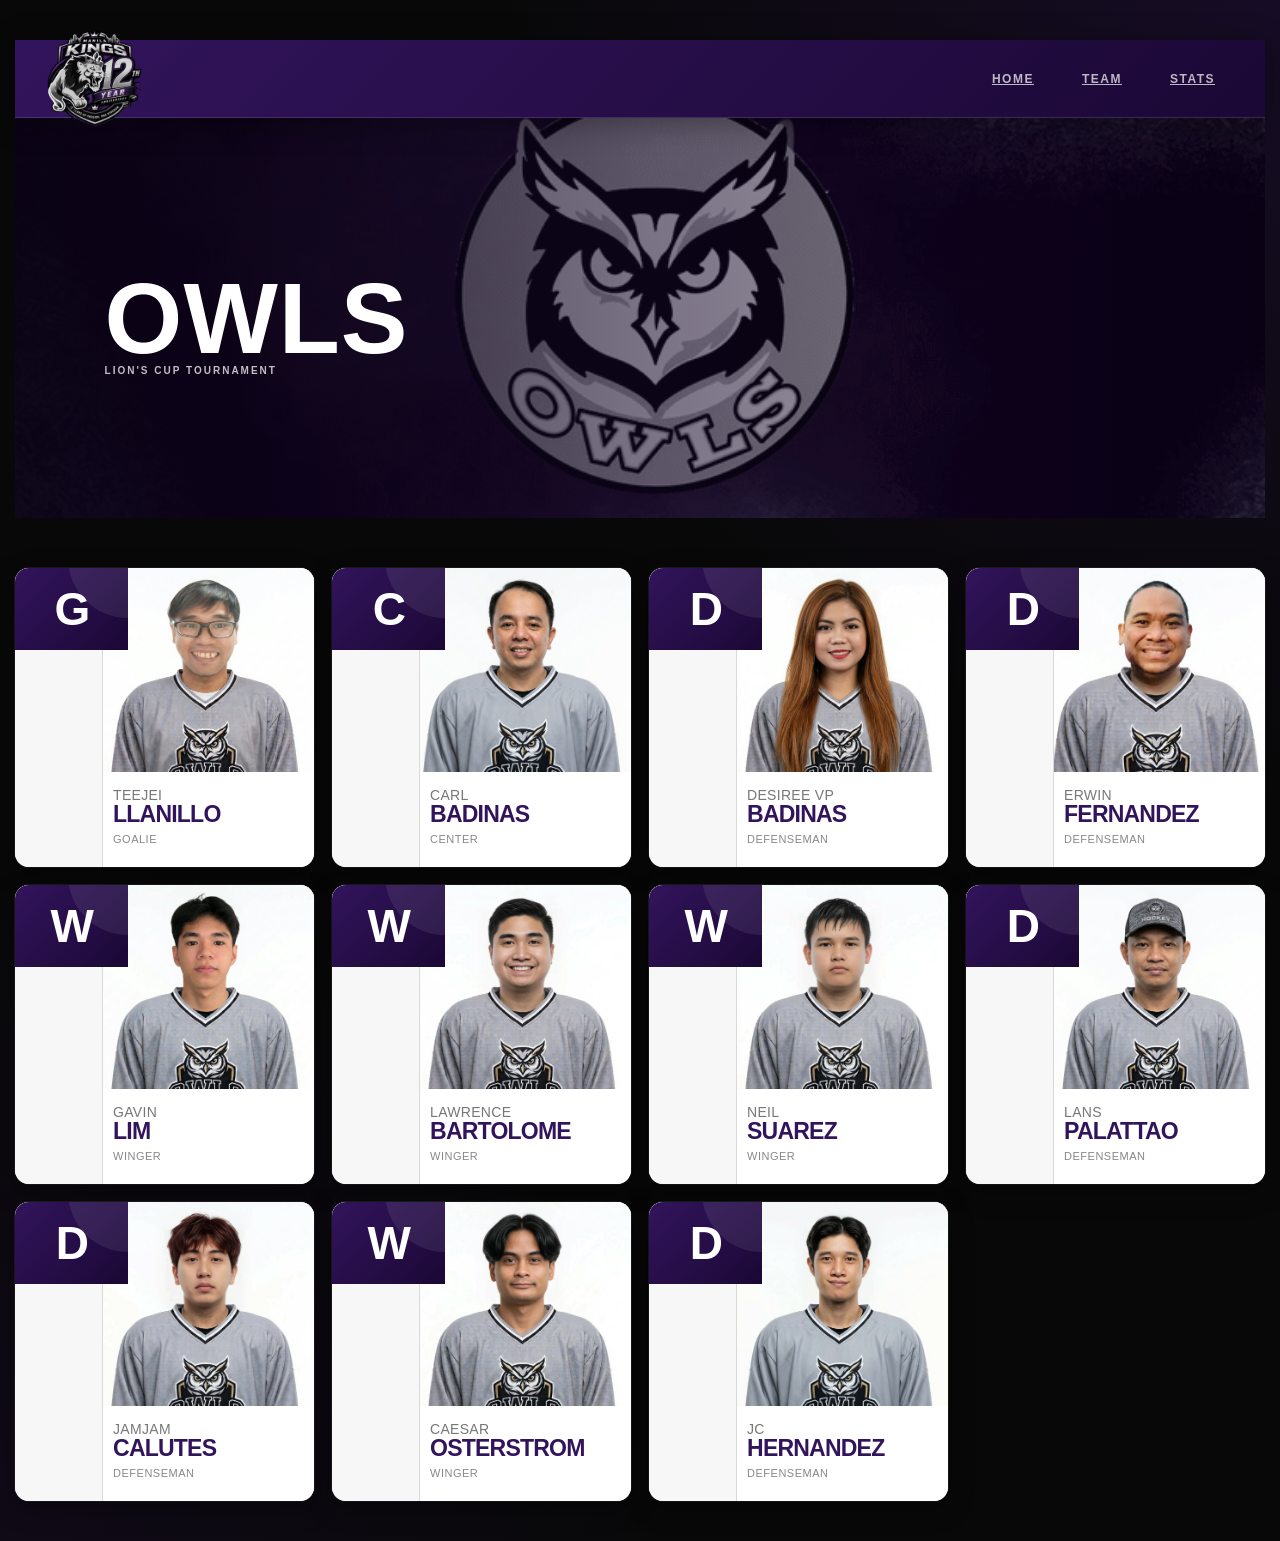
<file: owls.html>
<!DOCTYPE html>
<html lang="en">

<head>

    <meta charset="UTF-8">

    <meta
        name="viewport"
        content="width=device-width, initial-scale=1.0"
    >

    <title>Kings Active - Players</title>

 <!-- =========================================
         HEADER
         ========================================= -->

  


    <style>




@media (max-width:850px) { .site-header{height:70px;} .header-container{padding:0 20px;} .header-logo{width:85px;height:65px;} .main-nav{gap:2px;} .main-nav a{padding:25px 12px;font-size:11px;letter-spacing:1px;} .main-nav a::after{left:12px;right:12px;} }
@media (max-width:600px) { .site-header{height:60px;} .header-container{width:100%;padding:0 12px;} .header-logo{width:65px;height:55px;} .main-nav{gap:0;} .main-nav a{padding:22px 7px;font-size:9px;letter-spacing:.5px;} .main-nav a::after{left:7px;right:7px;height:2px;} }
@media (max-width:380px) { .site-header{height:56px;} .header-container{padding:0 8px;} .header-logo{width:55px;height:48px;} .main-nav a{padding:20px 5px;font-size:8px;letter-spacing:.3px;} .main-nav a::after{left:5px;right:5px;} }



.main-nav a {

    position: relative;

    padding:
        29px 20px;

    color:
        rgba(255,255,255,.72);

    font-size: 12px;

    font-weight: 700;

    letter-spacing: 1.5px;

    transition:
        color .25s ease;
}


.main-nav a:hover,
.main-nav a.active {

    color: white;
}


.main-nav a::after {

    content: "";

    position: absolute;

    left: 20px;

    right: 20px;

    bottom: 0;

    height: 3px;

    background: white;

    transform:
        scaleX(0);

    transition:
        transform .25s ease;
}


.main-nav a:hover::after,
.main-nav a.active::after {

    transform:
        scaleX(1);
}

@media (max-width:850px) { .site-header{height:70px;} .header-container{padding:0 20px;} .header-logo{width:85px;height:65px;} .main-nav{gap:2px;} .main-nav a{padding:25px 12px;font-size:11px;letter-spacing:1px;} .main-nav a::after{left:12px;right:12px;} }
@media (max-width:600px) { .site-header{height:60px;} .header-container{width:100%;padding:0 12px;} .header-logo{width:65px;height:55px;} .main-nav{gap:0;} .main-nav a{padding:22px 7px;font-size:9px;letter-spacing:.5px;} .main-nav a::after{left:7px;right:7px;height:2px;} }
@media (max-width:380px) { .site-header{height:56px;} .header-container{padding:0 8px;} .header-logo{width:55px;height:48px;} .main-nav a{padding:20px 5px;font-size:8px;letter-spacing:.3px;} .main-nav a::after{left:5px;right:5px;} }

@media (max-width:760px) { .match-card{display:flex;flex-direction:column;min-height:0;} .match-date{width:100%;min-height:60px;padding:12px 10px;text-align:center;background:#32145C;color:#fff;box-sizing:border-box;} .match-teams{width:100%;display:flex;justify-content:center;align-items:center;gap:10px;padding:20px 10px 5px;box-sizing:border-box;} .match-team{flex:1;min-width:0;max-width:110px;text-align:center;} .match-team img{width:70px;height:70px;object-fit:contain;margin-bottom:7px;} .match-team h3{margin:0;font-size:11px;line-height:1.2;letter-spacing:.5px;white-space:normal;overflow-wrap:anywhere;} .vs{flex-shrink:0;font-size:15px;font-weight:900;color:#A98BC7;padding:0 2px;} .match-time{width:100%;height:auto;display:flex;flex-direction:column;align-items:center;justify-content:center;border-left:none;border-top:1px solid rgba(255,255,255,.08);margin-top:15px;padding:15px 0 5px;} .match-time span{color:#888;font-size:8px;letter-spacing:2px;margin-bottom:5px;} .match-time strong{font-size:20px;} }














.site-header {

    height: 78px;

    background:
        linear-gradient(
            135deg,
            #32145C,
            #1B0835
        );

    border-bottom:
        1px solid
        rgba(255,255,255,.12);

    position: sticky;

    top: 0;

    z-index: 1000;

    box-shadow:
        0 5px 30px
        rgba(0,0,0,.35);
}


.header-container {

    max-width: 1250px;

    height: 100%;

    margin: auto;

    padding:
        0 30px;

    display: flex;

    align-items: center;

    justify-content: space-between;
}


.logo-link {

    display: flex;

    align-items: center;

    height: 100%;
}


.header-logo {
    width: 100px;
    height: 100px;
    object-fit: contain;
}

.header-logo:hover {

    transform:
        scale(1.08);
}


/* =========================================
   NAVIGATION
   ========================================= */

.main-nav {

    display: flex;

    align-items: center;

    gap: 8px;
}


.main-nav a {

    position: relative;

    padding:
        29px 20px;

    color:
        rgba(255, 251, 251, 0.72);

    font-size: 12px;

    font-weight: 700;

    letter-spacing: 1.5px;

    transition:
        color .25s ease;
}


.main-nav a:hover,
.main-nav a.active {

    color: white;
}
@media (max-width:850px) { .site-header{height:70px;} .header-container{padding:0 20px;} .header-logo{width:85px;height:65px;} .main-nav{gap:2px;} .main-nav a{padding:25px 12px;font-size:11px;letter-spacing:1px;} .main-nav a::after{left:12px;right:12px;} }
@media (max-width:600px) { .site-header{height:60px;} .header-container{width:100%;padding:0 12px;} .header-logo{width:65px;height:55px;} .main-nav{gap:0;} .main-nav a{padding:22px 7px;font-size:9px;letter-spacing:.5px;} .main-nav a::after{left:7px;right:7px;height:2px;} }
@media (max-width:380px) { .site-header{height:56px;} .header-container{padding:0 8px;} .header-logo{width:55px;height:48px;} .main-nav a{padding:20px 5px;font-size:8px;letter-spacing:.3px;} .main-nav a::after{left:5px;right:5px;} }






.main-nav a::after {

    content: "";

    position: absolute;

    left: 20px;

    right: 20px;

    bottom: 0;

    height: 3px;

    background: white;

    transform:
        scaleX(0);

    transition:
        transform .25s ease;
}


.main-nav a:hover::after,
.main-nav a.active::after {

    transform:
        scaleX(1);
}


/* =========================================
   HERO
   ========================================= */



.hero {

    height: 400px;

    position: relative;

    overflow: hidden;
}


.hero-slideshow {

    position: absolute;

    inset: 0;
}


.slide {

    position: absolute;

    inset: 0;

    background-size: cover;

    background-position: center;

    opacity: 0;

    transform: scale(1.05);

    transition:
        opacity 1s ease,
        transform 6s ease;
}


.slide.active {

    opacity: 1;

    transform: scale(1);
}


.hero-overlay {

    position: absolute;

    inset: 0;

    background:

        linear-gradient(
            90deg,
            rgba(10,2,20,.92),
            rgba(20,5,40,.55),
            rgba(10,2,20,.25)
        );
}


.hero-content {

    position: absolute;

    left: max(
        7vw,
        calc((100% - 1200px) / 2)
    );

    top: 50%;

    transform:
        translateY(-50%);

    max-width: 650px;

    z-index: 5;
}


.hero-small {

    color:
        #BFA7D8;

    font-size: 13px;

    font-weight: 700;

    letter-spacing: 4px;

    margin-bottom: 12px;
}


.hero h1 {

    font-size:
        clamp(50px, 8vw, 100px);

    line-height: .9;

    font-weight: 900;

    letter-spacing: 1px;

    text-transform: uppercase;
}
@media (max-width: 600px) {

    .hero {
        min-height: 0;
        height: 280px;
 
        padding: 25px 20px;

        display: flex;
        align-items: center;
        justify-content: flex-start;

        overflow: hidden;
    }

    .hero-content {
        width: 100%;
        max-width: 100%;

        text-align: left;
    }

    .hero h1 {
        font-size: 28px;
        line-height: 1.1;
        margin-bottom: 1px;
         letter-spacing: 0px;
         margin-top: 20px;
    }

    .hero p {
        font-size: 11px;
        line-height: 1.4;
    }

}

.hero-content p {

    margin-top: 2px;

    color:
        rgba(255,255,255,.75);

    font-size: 10px;

    letter-spacing: 2px;

    font-weight: 600;
}








        /* =========================================
           KINGS COLOR THEME
           ========================================= */

        :root {

            --kings-purple: #32145C;
            --kings-purple-dark: #1B0835;
            --kings-purple-light: #4B2380;

            --black: #080808;
            --dark-gray: #242424;

            --gray: #777777;
            --silver: #BDBDBD;

            --white: #FFFFFF;
            --off-white: #F7F7F7;
        }


        /* =========================================
           RESET
           ========================================= */

        * {
            box-sizing: border-box;
            margin: 0;
            padding: 0;
        }


        /* =========================================
           PAGE
           ========================================= */
body {
    min-height: 100vh;
    padding: 0 30px 60px 30px;  /* Removed top padding, kept sides and bottom */
    font-family: Arial, Helvetica, sans-serif;
    background: 
        radial-gradient(circle at top right, rgba(50, 20, 92, 0.35), transparent 40%),
        radial-gradient(circle at bottom left, rgba(50, 20, 92, 0.18), transparent 35%),
        #080808;
    color: white;
}

        /* =========================================
           PAGE HEADER
           ========================================= */

        .page-header {

            max-width: 1500px;

            margin: 0 auto 50px;

            text-align: center;
        }


        .page-header span {

            color: #BFA7D8;

            font-size: 11px;

            font-weight: 800;

            letter-spacing: 4px;

            text-transform: uppercase;
        }


        .page-header h1 {

            margin-top: 8px;

            color: white;

            font-size: clamp(40px, 5vw, 70px);

            font-weight: 900;

            letter-spacing: -3px;

            text-transform: uppercase;
        }


        .page-header p {

            margin-top: 10px;

            color: #888;

            font-size: 13px;

            letter-spacing: 1px;
        }


        /* =========================================
           PLAYER GRID
           ========================================= */

        .players-grid {

            width: 100%;

            max-width: 1500px;

            margin: 0 auto;

            display: grid;

            grid-template-columns:
                repeat(3, 1fr);

            gap: 30px;

            justify-items: center;

            align-items: start;
        }


        

        /* =========================================
           PLAYER CARD
           ========================================= */

        .player-card {

            width: 100%;

            max-width: 365px;

            height: 352px;

            position: relative;

            background: var(--white);

            border-radius: 14px;

            overflow: hidden;

            cursor: pointer;

            box-shadow:

                0 8px 25px
                rgba(0, 0, 0, 0.35),

                0 0 0 1px
                rgba(255, 255, 255, 0.08);

            transition:

                transform 0.35s ease,

                box-shadow 0.35s ease;
        }


        .player-card:hover {

            transform: translateY(-8px);

            box-shadow:

                0 20px 45px
                rgba(0, 0, 0, 0.50),

                0 0 30px
                rgba(50, 20, 92, 0.45);
        }


        /* =========================================
           LEFT SIDE
           ========================================= */

        .player-side {

            position: absolute;

            left: 0;
            top: 0;

            width: 93px;
            height: 100%;

            background: var(--off-white);

            border-right: 1px solid #D9D9D9;

            z-index: 5;
        }


        /* =========================================
           JERSEY NUMBER
           ========================================= */

        .jersey-number {

            width: 130%;
            height: 96px;

            display: flex;

            justify-content: center;
            align-items: center;

            position: relative;

            overflow: hidden;

            background:

                linear-gradient(
                    135deg,
                    var(--kings-purple),
                    var(--kings-purple-dark)
                );

            color: var(--white);

            font-size: 46px;

            font-weight: 800;

            letter-spacing: -2px;
        }


        .jersey-number::after {

            content: "";

            position: absolute;

            width: 120px;
            height: 120px;

            border-radius: 50%;

            top: -70px;
            right: -60px;

            background:
                rgba(255, 255, 255, 0.08);
        }


        /* =========================================
           PLAYER DETAILS
           ========================================= */

        .details {

            padding: 26px 20px;
        }


        .detail {

            margin-bottom: 17px;
        }


        .detail:last-child {

            margin-bottom: 0;
        }


        .detail-label {

            display: block;

            color: #999999;

            font-size: 10px;

            font-weight: 500;

            letter-spacing: 0.4px;

            margin-bottom: 2px;
        }


        .detail-value {

            display: block;

            color: #555555;

            font-size: 15px;

            line-height: 20px;

            font-weight: 600;
        }


        /* =========================================
           PLAYER IMAGE
           ========================================= */

        .player-image {

            position: absolute;

            left: 96px;
            top: 0;

            width: calc(100% - 96px);

            height: 240px;

            overflow: hidden;

            background:

                linear-gradient(
                    145deg,
                    #eeeeee,
                    #d7d7d7
                );

            z-index: 1;
        }


        .player-image img {

            width: 100%;
            height: 100%;

            display: block;

            object-fit: cover;

            object-position: center top;

            transition:

                transform 0.6s
                cubic-bezier(.2,.8,.2,1),

                filter 0.5s ease;
        }


        /* =========================================
           IMAGE HOVER
           ========================================= */

        .player-card:hover .player-image img {

            transform: scale(1.06);

            filter: brightness(0.82);
        }


        /* =========================================
           IMAGE OVERLAY
           ========================================= */

        .player-image::after {

            content: "";

            position: absolute;

            inset: 0;

            pointer-events: none;

            background:

                linear-gradient(
                    to bottom,
                    transparent 45%,
                    rgba(27, 8, 53, 0.50)
                );

            opacity: 0;

            transition:
                opacity 0.4s ease;
        }


        .player-card:hover .player-image::after {

            opacity: 1;
        }


        /* =========================================
           VIEW STATS BADGE
           ========================================= */

        .hover-text {

            position: absolute;

            top: 14px;
            right: 14px;

            z-index: 10;

            padding: 7px 12px;

            border-radius: 20px;

            background: var(--kings-purple);

            color: white;

            font-size: 9px;

            font-weight: 700;

            letter-spacing: 1px;

            opacity: 0;

            transform: translateY(-8px);

            transition:

                opacity 0.3s ease,

                transform 0.3s ease;
        }


        .player-card:hover .hover-text {

            opacity: 1;

            transform: translateY(0);
        }


        /* =========================================
           NORMAL PLAYER INFORMATION
           ========================================= */

        .player-info {

            position: absolute;

            left: 96px;
            bottom: 0;

            width: calc(100% - 96px);

            height: 112px;

            padding: 19px 25px;

            background: var(--white);

            z-index: 3;

            transition:

                transform 0.45s
                cubic-bezier(.2,.8,.2,1),

                opacity 0.35s ease;
        }


        .first-name {

            color: #777777;

            font-size: 200px;

            line-height: 18px;

            font-weight: 400;

            letter-spacing: 0.3px;
        }


        .last-name {

            color: var(--kings-purple);

            font-size: 28px;

            line-height: 27px;

            font-weight: 900;

            letter-spacing: -0.8px;

            text-transform: uppercase;
        }


        .position {

            margin-top: 7px;

            color: #888888;

            font-size: 11px;

            font-weight: 500;

            letter-spacing: 0.5px;

            text-transform: uppercase;
        }


        /* =========================================
           STATS PANEL
           ========================================= */

      .stats-panel {
    position: absolute;
    left: 96px;
    bottom: 0;
    width: calc(100% - 96px);
    height: 112px;

    padding: 14px 15px;

    display: grid;
    grid-template-columns: repeat(5, 1fr);
    grid-template-rows: 1fr;

    gap: 0;

    background:
        linear-gradient(
            135deg,
            var(--kings-purple),
            var(--kings-purple-dark)
        );

    color: white;
    z-index: 4;

    transform: translateY(100%);

    transition:
        transform 0.45s
        cubic-bezier(.2,.8,.2,1);
}

        /* =========================================
           INDIVIDUAL STAT
           ========================================= */

        .stat {

            display: flex;

            flex-direction: column;

            align-items: center;

            justify-content: center;

            position: relative;

            border-right:
                1px solid
                rgba(255,255,255,0.18);

            opacity: 0;

            transform: translateY(10px);

            transition:

                opacity 0.3s ease,

                transform 0.3s ease;
        }



        /* =========================================
           STAT LABEL
           ========================================= */
        .stat-label {
    margin-bottom: 3px;

    color: rgba(255,255,255,0.85);

    font-size: 14px;
    line-height: 15px;

    font-weight: 800;
    letter-spacing: 0.5px;

    text-transform: uppercase;
         }

        /* =========================================
           STAT VALUE
           ========================================= */

        .stat-value {

            color: white;

            font-size: 17px;

            line-height: 18px;

            font-weight: 800;
        }


        /* =========================================
           SEASON STATS LABEL
           ========================================= */

        .stats-panel::before {

            content: "SEASON STATS";

            position: absolute;

            top: -23px;
            left: 0;

            padding: 5px 12px;

            background: var(--kings-purple);

            color: white;

            border-radius:
                5px 5px 0 0;

            font-size: 8px;

            font-weight: 700;

            letter-spacing: 1px;

            opacity: 0;

            transform: translateY(10px);

            transition:

                opacity 0.3s ease,

                transform 0.3s ease;
        }


        .player-card:hover .stats-panel::before {

            opacity: 1;

            transform: translateY(0);
        }


        /* =========================================
           SHOW STATS ON HOVER
           ========================================= */

        .player-card:hover .stats-panel {

            transform: translateY(0);
        }


        /* =========================================
           HIDE PLAYER INFO
           ========================================= */

        .player-card:hover .player-info {

            transform: translateY(100%);

            opacity: 0;
        }


        /* =========================================
           STAGGERED STAT ANIMATION
           ========================================= */

        .player-card:hover .stat {

            opacity: 1;

            transform: translateY(0);
        }


        .player-card:hover .stat:nth-child(1) {
            transition-delay: 0.08s;
        }

        .player-card:hover .stat:nth-child(2) {
            transition-delay: 0.11s;
        }

        .player-card:hover .stat:nth-child(3) {
            transition-delay: 0.14s;
        }

        .player-card:hover .stat:nth-child(4) {
            transition-delay: 0.17s;
        }

        .player-card:hover .stat:nth-child(5) {
            transition-delay: 0.20s;
        }

        .player-card:hover .stat:nth-child(6) {
            transition-delay: 0.23s;
        }

        .player-card:hover .stat:nth-child(7) {
            transition-delay: 0.26s;
        }

        .player-card:hover .stat:nth-child(8) {
            transition-delay: 0.29s;
        }

        .player-card:hover .stat:nth-child(9) {
            transition-delay: 0.32s;
        }

        .player-card:hover .stat:nth-child(10) {
            transition-delay: 0.35s;
        }


        /* =========================================
           PURPLE CARD ACCENT
           ========================================= */

        .player-card::before {

            content: "";

            position: absolute;

            left: 0;
            bottom: 0;

            width: 5px;

            height: 0;

            background:

                linear-gradient(
                    to bottom,
                    var(--kings-purple-light),
                    var(--kings-purple)
                );

            z-index: 20;

            transition:
                height 0.4s ease;
        }


        .player-card:hover::before {

            height: 100%;
        }


        /* =========================================
           MOBILE
           3 PLAYERS PER ROW
           ========================================= */


        /* =========================================
           901px AND UP — COMPACT DESKTOP TEXT
           Keeps the same card design but prevents
           text from becoming oversized on desktop.
           ========================================= */
        @media (max-width: 1500px) {

            body {

                padding:
                    40px 15px;
            }


            .players-grid {

                grid-template-columns:
                    repeat(3, 1fr);

                gap: 18px;
            }


            .player-card {

                max-width: none;

                width: 100%;

                height: auto;

                aspect-ratio:
                    365 / 352;
            }


            .player-side {

                width: 29.3%;
            }


            .player-image {

                left: 26.3%;

                width: 73.7%;

                height: 68.2%;
            }


            .player-info {

                left: 26.3%;

                width: 73.7%;

                height: 31.8%;

                padding:
                    5.5% 6.5%;
            }


            .stats-panel {

                left: 26.3%;

                width: 73.7%;

                height: 35.8%;

                padding:
                    4% 4%;
            }


            .jersey-number {

                height: 27.3%;

                font-size:
                    clamp(20px, 5vw, 46px);
            }


            .details {

                padding:
                    12% 12%;
            }


            .detail {

                margin-bottom:
                    12%;
            }


            .detail-label {

                font-size:
                    clamp(5px, 1.1vw, 10px);
            }


            .detail-value {

                font-size:
                    clamp(9px, 2.2vw, 20px);

                line-height:
                    1.1;
            }


            .first-name {

                font-size:
                    clamp(3px, 1.5vw, 14px);

                line-height:
                    1.1;
            }


            .last-name {

                font-size:
                    clamp(10px, 1.8vw, 28px);

                line-height:
                    0.95;
            }


            .position {

                margin-top:
                    4%;

                font-size:
                    clamp(5px, 1.1vw, 11px);
            }


            .hover-text {

                top: 6%;

                right: 5%;

                padding:
                    4px 7px;

                font-size:
                    clamp(5px, 1vw, 9px);
            }


            .stat-label {

                font-size:
                    clamp(4px, 0.9vw, 8px);

                letter-spacing:
                    0.5px;
            }


            .stat-value {

                font-size:
                    clamp(8px, 1.8vw, 17px);

                line-height:
                    1.1;
            }


            .stats-panel::before {

                top:
                    -17px;

                padding:
                    4px 7px;

                font-size:
                    5px;
            }
        }

        @media (max-width: 900px) {

            body {

                padding:
                    40px 15px;
            }


            .players-grid {

                grid-template-columns:
                    repeat(3, 1fr);

                gap: 18px;
            }


            .player-card {

                max-width: none;

                width: 100%;

                height: auto;

                aspect-ratio:
                    365 / 352;
            }


            .player-side {

                width: 29.3%;
            }


            .player-image {

                left: 26.3%;

                width: 73.7%;

                height: 68.2%;
            }


            .player-info {

                left: 26.3%;

                width: 73.7%;

                height: 31.8%;

                padding:
                    5.5% 6.5%;
            }


            .stats-panel {

                left: 26.3%;

                width: 73.7%;

                height: 35.8%;

                padding:
                    4% 4%;
            }


            .jersey-number {

                height: 27.3%;

                font-size:
                    clamp(20px, 5vw, 46px);
            }


            .details {

                padding:
                    12% 12%;
            }


            .detail {

                margin-bottom:
                    12%;
            }


            .detail-label {

                font-size:
                    clamp(5px, 1.1vw, 10px);
            }


            .detail-value {

                font-size:
                    clamp(9px, 2.2vw, 20px);

                line-height:
                    1.1;
            }


            .first-name {

                font-size:
                    clamp(3px, 1.5vw, 14px);

                line-height:
                    1.1;
            }


            .last-name {

                font-size:
                    clamp(10px, 1.8vw, 28px);

                line-height:
                    0.95;
            }


            .position {

                margin-top:
                    4%;

                font-size:
                    clamp(5px, 1.1vw, 11px);
            }


            .hover-text {

                top: 6%;

                right: 5%;

                padding:
                    4px 7px;

                font-size:
                    clamp(5px, 1vw, 9px);
            }


            .stat-label {

                font-size:
                    clamp(4px, 0.9vw, 8px);

                letter-spacing:
                    0.5px;
            }


            .stat-value {

                font-size:
                    clamp(8px, 1.8vw, 17px);

                line-height:
                    1.1;
            }


            .stats-panel::before {

                top:
                    -17px;

                padding:
                    4px 7px;

                font-size:
                    5px;
            }
        }








        /* =========================================
           SMALL MOBILE
           ========================================= */

        @media (max-width: 600px) {

            body {

                padding:
                    30px 8px;
            }


            .page-header {

                margin-bottom: 30px;
            }


            .page-header span {

                font-size: 8px;

                letter-spacing: 3px;
            }


            .page-header h1 {

                font-size: 34px;

                letter-spacing: -2px;
            }


            .page-header p {

                font-size: 9px;
            }


            .players-grid {

                grid-template-columns:
                    repeat(3, minmax(0, 1fr));

                gap:
                    12px 7px;

                width: 100%;
            }


            .goalie {

                margin-bottom:
                    5px;
                    
            }


            .player-card {

                border-radius:
                    8px;

                box-shadow:
                    0 5px 15px
                    rgba(0,0,0,.35);
            }


            .player-card:hover {

                transform:
                    translateY(-3px);
            }


            /* Disable hover behavior on touch devices.
               JavaScript handles tap instead. */

            .player-card:hover {

                box-shadow:
                    0 5px 15px
                    rgba(0,0,0,.35);
            }


            .player-card:hover .player-image img {

                transform: none;

                filter: none;
            }


            .player-card:hover .player-image::after {

                opacity: 0;
            }


            .player-card:hover .hover-text {

                opacity: 0;

                transform:
                    translateY(-8px);
            }


            .player-card:hover .stats-panel {

                transform:
                    translateY(100%);
            }


            .player-card:hover .player-info {

                transform:
                    translateY(0);

                opacity: 1;
            }


            .player-card:hover .stat {

                opacity: 0;

                transform:
                    translateY(10px);
            }


            .player-card:hover::before {

                height: 0;
            }


            /* =====================================
               ACTIVE CARD — MOBILE TAP
               ===================================== */

            .player-card.active {

                transform:
                    translateY(-4px);

                box-shadow:

                    0 15px 30px
                    rgba(0,0,0,.5),

                    0 0 20px
                    rgba(50,20,92,.45);
            }


            .player-card.active .player-image img {

                transform:
                    scale(1.06);

                filter:
                    brightness(.82);
            }


            .player-card.active .player-image::after {

                opacity: 1;
            }


            .player-card.active .hover-text {

                opacity: 1;

                transform:
                    translateY(0);
            }


            .player-card.active .stats-panel {

                transform:
                    translateY(0);
            }


            .player-card.active .player-info {

                transform:
                    translateY(100%);

                opacity: 0;
            }


            .player-card.active .stat {

                opacity: 1;

                transform:
                    translateY(0);
            }


            .player-card.active::before {

                height: 100%;
            }


            .player-card.active
            .stats-panel::before {

                opacity: 1;

                transform:
                    translateY(0);
            }


            /* =====================================
               MOBILE CARD TEXT
               ===================================== */

            .jersey-number {

                font-size:
                    clamp(18px, 5vw, 30px);
            }


            .details {

                padding:
                    16% 12%;
            }


            .detail {

                margin-bottom:
                    17%;
            }


            .detail-label {

                font-size:
                    clamp(4px, 1.5vw, 7px);
            }


            .detail-value {

                font-size:
                    clamp(8px, 2.8vw, 14px);
            }


            .player-info {

                padding:
                    6% 7%;
            }


            .first-name {

                font-size:
                    clamp(5px, 2vw, 11px);
            }


            .last-name {

                font-size:
                    clamp(6px, 2.4vw, 15px);
            }


            .position {

                font-size:
                    clamp(4px, 1.4vw, 7px);

                margin-top:
                    4%;
            }


            .hover-text {

                font-size:
                    clamp(4px, 1.3vw, 6px);

                padding:
                    3px 5px;
            }


            .stats-panel {

                padding:
                    4% 3%;
            }


            .stat-label {

                font-size:
                    clamp(3px, 1vw, 5px);
            }


            .stat-value {

                font-size:
                    clamp(6px, 2vw, 10px);
            }


            .stats-panel::before {

                top:
                    -12px;

                padding:
                    3px 5px;

                font-size:
                    4px;
            }
        }


        /* =========================================
           VERY SMALL PHONES
           ========================================= */

        @media (max-width: 380px) {

            body {

                padding-left:
                    5px;

                padding-right:
                    5px;
            }


            .players-grid {

                gap:
                    10px 5px;
            }
        }


        /* =========================================
           REDUCED MOTION
           ========================================= */

        @media (prefers-reduced-motion: reduce) {

            .player-card,
            .player-card *,
            .player-card::before {

                transition: none !important;
            }
        }

    </style>

</head>


<body>


    <!-- =========================================
         PAGE HEADER
         ========================================= -->


         <header class="site-header">

        <div class="header-container">

            <a href="index.html" class="logo-link">

                <img
                    src="KINGSLOGO.png"
                    alt="Manila Kings"
                    class="header-logo"
                >

            </a>


            <nav class="main-nav">

                <a href="index.html">
                    HOME
                </a>

                <a href="team.html">
                    TEAM
                </a>

                <a href="#">
                    STATS
                </a>

            </nav>

        </div>

    </header>

        <section class="hero">

  <div class="hero-slideshow">

                <div
                    class="slide active"
                    style="background-image: url('owls.gif');">
                </div>
\

            </div>
    


            <!-- DARK OVERLAY -->

            <div class="hero-overlay"></div>


            <!-- HERO CONTENT -->

            <div class="hero-content">

                <div class="hero-small">
                    
                </div>

                <h1>
                    OWLS
                </h1>

                <p>
                    LION'S CUP TOURNAMENT
                </p>


            </div>


            <!-- SLIDESHOW DOTS -->

     

        </section>


    <!-- =========================================
         PLAYER GRID
         ========================================= -->

    <main class="players-grid">



   <!-- =====================================
             GOALIE TEEJEI
             ===================================== -->

        <div class="player-card goalie">


            <div class="player-side">

                <div class="jersey-number">
                    G
                </div>


                 <div class="details">

                    <div class="detail">
                        <span class="detail-label"> </span>
                        <span class="detail-value"> </span>
                    </div>

                    <div class="detail">
                        <span class="detail-label"> </span>
                        <span class="detail-value"> </span>
                    </div>

                    <div class="detail">
                        <span class="detail-label"> </span>
                        <span class="detail-value"> </span>
                    </div>

                    <div class="detail">
                        <span class="detail-label"> </span>
                        <span class="detail-value"> </span>
                    </div>

                </div>



            </div>


            <div class="player-image">

                <img
                    src="TEEJEI.jpg"
                    alt="Goalie"
                >

                <div class="hover-text">
                    VIEW STATS
                </div>

            </div>


            <div class="player-info">

                <div class="first-name">
                    TEEJEI
                </div>

                <div class="last-name">
                    LLANILLO
                </div>

                <div class="position">
                    GOALIE
                </div>

            </div>


            <div class="stats-panel">

                <div class="stat">
                    <div class="stat-label">GP</div>
                    <div class="stat-value">2</div>
                </div>

                <div class="stat">
                    <div class="stat-label">SOG</div>
                    <div class="stat-value">24</div>
                </div>

                <div class="stat">
                    <div class="stat-label">SVS</div>
                    <div class="stat-value">20</div>
                </div>

                <div class="stat">
                    <div class="stat-label">TS</div>
                    <div class="stat-value">24</div>
                </div>

            </div>

        </div>

        
        <!-- =====================================
             PLAYER 0 — CARL
             ===================================== -->
<div class="player-card">

            <div class="player-side">

                <div class="jersey-number">
                    C
                </div>

                 <div class="details">

                    <div class="detail">
                        <span class="detail-label"> </span>
                        <span class="detail-value"> </span>
                    </div>

                    <div class="detail">
                        <span class="detail-label"> </span>
                        <span class="detail-value"> </span>
                    </div>

                    <div class="detail">
                        <span class="detail-label"> </span>
                        <span class="detail-value"> </span>
                    </div>

                    <div class="detail">
                        <span class="detail-label"> </span>
                        <span class="detail-value"> </span>
                    </div>

                </div>


            </div>


            <div class="player-image">

                <img
                    src="CARLB.jpg"
                    alt="CARL"
                >

                <div class="hover-text">
                    VIEW STATS
                </div>

            </div>


            <div class="player-info">

                <div class="first-name">
                    CARL
                </div>

                <div class="last-name">
                    BADINAS
                </div>

                <div class="position">
                    CENTER
                </div>

            </div>


            <div class="stats-panel">

                  <div class="stat"><div class="stat-label">GP</div><div class="stat-value">2</div></div>
                <div class="stat"><div class="stat-label">G</div><div class="stat-value">0</div></div>
                <div class="stat"><div class="stat-label">A</div><div class="stat-value">2</div></div>
                <div class="stat"><div class="stat-label">PTS</div><div class="stat-value">2</div></div>
                <div class="stat"><div class="stat-label">GWG</div><div class="stat-value">0</div></div>

            </div>

        </div>


        <!-- =====================================
             PLAYER 1 DENNIS
             ===================================== -->

        <div class="player-card">

            <div class="player-side">

                <div class="jersey-number">
                    D
                </div>

                 <div class="details">

                    <div class="detail">
                        <span class="detail-label"> </span>
                        <span class="detail-value"> </span>
                    </div>

                    <div class="detail">
                        <span class="detail-label"> </span>
                        <span class="detail-value"> </span>
                    </div>

                    <div class="detail">
                        <span class="detail-label"> </span>
                        <span class="detail-value"> </span>
                    </div>

                    <div class="detail">
                        <span class="detail-label"> </span>
                        <span class="detail-value"> </span>
                    </div>

                </div>


            </div>


            <div class="player-image">

                <img
                    src="DESIREE.jpg"
                    alt="DENNIS"
                >

                <div class="hover-text">
                    VIEW STATS
                </div>

            </div>


            <div class="player-info">

                <div class="first-name">
                    DESIREE VP
                </div>

                <div class="last-name">
                    BADINAS
                </div>

                <div class="position">
                    DEFENSEMAN
                </div>

            </div>


            <div class="stats-panel">

                  <div class="stat"><div class="stat-label">GP</div><div class="stat-value">2</div></div>
                <div class="stat"><div class="stat-label">G</div><div class="stat-value">0</div></div>
                <div class="stat"><div class="stat-label">A</div><div class="stat-value">0</div></div>
                <div class="stat"><div class="stat-label">PTS</div><div class="stat-value">0</div></div>
                <div class="stat"><div class="stat-label">GWG</div><div class="stat-value">0</div></div>

            </div>

        </div>



        <!-- =====================================
             PLAYER 2 — ERWIN
             ===================================== -->

        <div class="player-card">

            <div class="player-side">

                <div class="jersey-number">D</div>

                <div class="details">

                    <div class="detail">
                        <span class="detail-label"> </span>
                        <span class="detail-value"> </span>
                    </div>

                    <div class="detail">
                        <span class="detail-label"> </span>
                        <span class="detail-value"> </span>
                    </div>

                    <div class="detail">
                        <span class="detail-label"> </span>
                        <span class="detail-value"> </span>
                    </div>

                    <div class="detail">
                        <span class="detail-label"> </span>
                        <span class="detail-value"> </span>
                    </div>

                </div>


            </div>

            <div class="player-image">
                <img src="ERWINF.jpg" alt="Lawrence">
                <div class="hover-text">VIEW STATS</div>
            </div>

            <div class="player-info">
                <div class="first-name">ERWIN</div>
                <div class="last-name">FERNANDEZ</div>
                <div class="position">DEFENSEMAN</div>
            </div>

            <div class="stats-panel">
                  <div class="stat"><div class="stat-label">GP</div><div class="stat-value">2</div></div>
                <div class="stat"><div class="stat-label">G</div><div class="stat-value">1</div></div>
                <div class="stat"><div class="stat-label">A</div><div class="stat-value">0</div></div>
                <div class="stat"><div class="stat-label">PTS</div><div class="stat-value">1</div></div>
                <div class="stat"><div class="stat-label">GWG</div><div class="stat-value">0</div></div>
            </div>

        </div>



        <!-- =====================================
             PLAYER 3 — GAVIN
             ===================================== -->

        <div class="player-card">

            <div class="player-side">

                <div class="jersey-number">W</div>

                <div class="details">
                                    <div class="detail"><span class="detail-label"> </span><span class="detail-value"> </span></div>
                    <div class="detail"><span class="detail-label"> </span><span class="detail-value"> </span></div>
                    <div class="detail"><span class="detail-label"> </span><span class="detail-value"> </span></div>
                    <div class="detail"><span class="detail-label"> </span><span class="detail-value"> </span></div></div>

            </div>

            <div class="player-image">
                <img src="GAVIN.jpg" alt="Shoune">
                <div class="hover-text">VIEW STATS</div>
            </div>

            <div class="player-info">
                <div class="first-name">GAVIN</div>
                <div class="last-name">LIM</div>
                <div class="position">WINGER</div>
            </div>

            <div class="stats-panel">
                  <div class="stat"><div class="stat-label">GP</div><div class="stat-value">2</div></div>
                <div class="stat"><div class="stat-label">G</div><div class="stat-value">0</div></div>
                <div class="stat"><div class="stat-label">A</div><div class="stat-value">0</div></div>
                <div class="stat"><div class="stat-label">PTS</div><div class="stat-value">0</div></div>
                <div class="stat"><div class="stat-label">GWG</div><div class="stat-value">0</div></div>
            </div>

        </div>



        <!-- =====================================
             PLAYER 4 — LAWRENCE
             ===================================== -->

        <div class="player-card">

            <div class="player-side">

                <div class="jersey-number">W</div>

                <div class="details">
                                    <div class="detail"><span class="detail-label"> </span><span class="detail-value"> </span></div>
                    <div class="detail"><span class="detail-label"> </span><span class="detail-value"> </span></div>
                    <div class="detail"><span class="detail-label"> </span><span class="detail-value"> </span></div>
                    <div class="detail"><span class="detail-label"> </span><span class="detail-value"> </span></div></div>

            </div>

            <div class="player-image">
                <img src="LAWRENCE.jpg" alt="Gelo">
                <div class="hover-text">VIEW STATS</div>
            </div>

            <div class="player-info">
                <div class="first-name">LAWRENCE</div>
                <div class="last-name">BARTOLOME</div>
                <div class="position">WINGER</div>
            </div>

            <div class="stats-panel">
                  <div class="stat"><div class="stat-label">GP</div><div class="stat-value">2</div></div>
                <div class="stat"><div class="stat-label">G</div><div class="stat-value">0</div></div>
                <div class="stat"><div class="stat-label">A</div><div class="stat-value">0</div></div>
                <div class="stat"><div class="stat-label">PTS</div><div class="stat-value">0</div></div>
                <div class="stat"><div class="stat-label">GWG</div><div class="stat-value">0</div></div>
            </div>

        </div>



        <!-- =====================================
             PLAYER 5 — NEIL
             ===================================== -->

        <div class="player-card">

            <div class="player-side">
                <div class="jersey-number">W</div>

                <div class="details">
                    <div class="detail"><span class="detail-label"> </span><span class="detail-value"> </span></div>
                    <div class="detail"><span class="detail-label"> </span><span class="detail-value"> </span></div>
                    <div class="detail"><span class="detail-label"> </span><span class="detail-value"> </span></div>
                    <div class="detail"><span class="detail-label"> </span><span class="detail-value"> </span></div>
                </div>
            </div>

            <div class="player-image">
                <img src="NIEL.jpg" alt="Carlos">
                <div class="hover-text">VIEW STATS</div>
            </div>

            <div class="player-info">
                <div class="first-name">NEIL</div>
                <div class="last-name">SUAREZ</div>
                <div class="position">WINGER</div>
            </div>

            <div class="stats-panel">
                  <div class="stat"><div class="stat-label">GP</div><div class="stat-value">2</div></div>
                <div class="stat"><div class="stat-label">G</div><div class="stat-value">0</div></div>
                <div class="stat"><div class="stat-label">A</div><div class="stat-value">0</div></div>
                <div class="stat"><div class="stat-label">PTS</div><div class="stat-value">0</div></div>
                <div class="stat"><div class="stat-label">GWG</div><div class="stat-value">0</div></div>
            </div>

        </div>



        <!-- =====================================
             PLAYER 6 — LANS
             ===================================== -->

        <div class="player-card">

            <div class="player-side">
                <div class="jersey-number">D</div>

                <div class="details">
                                    <div class="detail"><span class="detail-label"> </span><span class="detail-value"> </span></div>
                    <div class="detail"><span class="detail-label"> </span><span class="detail-value"> </span></div>
                    <div class="detail"><span class="detail-label"> </span><span class="detail-value"> </span></div>
                    <div class="detail"><span class="detail-label"> </span><span class="detail-value"> </span></div></div>
            </div>

            <div class="player-image">
                <img src="LANS.jpg" alt="Jay">
                <div class="hover-text">VIEW STATS</div>
            </div>

            <div class="player-info">
                <div class="first-name">LANS</div>
                <div class="last-name">PALATTAO</div>
                <div class="position">DEFENSEMAN</div>
            </div>

            <div class="stats-panel">
                  <div class="stat"><div class="stat-label">GP</div><div class="stat-value">2</div></div>
                <div class="stat"><div class="stat-label">G</div><div class="stat-value">0</div></div>
                <div class="stat"><div class="stat-label">A</div><div class="stat-value">0</div></div>
                <div class="stat"><div class="stat-label">PTS</div><div class="stat-value">0</div></div>
                <div class="stat"><div class="stat-label">GWG</div><div class="stat-value">0</div></div>
            </div>

        </div>



        <!-- =====================================
             PLAYER 7 — JAMJAM
             ===================================== -->

        <div class="player-card">

            <div class="player-side">
                <div class="jersey-number">D</div>

                <div class="details">
                                    <div class="detail"><span class="detail-label"> </span><span class="detail-value"> </span></div>
                    <div class="detail"><span class="detail-label"> </span><span class="detail-value"> </span></div>
                    <div class="detail"><span class="detail-label"> </span><span class="detail-value"> </span></div>
                    <div class="detail"><span class="detail-label"> </span><span class="detail-value"> </span></div></div>
            </div>

            <div class="player-image">
                <img src="JAMJAM.jpg" alt="Zoe">
                <div class="hover-text">VIEW STATS</div>
            </div>

            <div class="player-info">
                <div class="first-name">JAMJAM</div>
                <div class="last-name">CALUTES</div>
                <div class="position">DEFENSEMAN</div>
            </div>

            <div class="stats-panel">
                  <div class="stat"><div class="stat-label">GP</div><div class="stat-value">1</div></div>
                <div class="stat"><div class="stat-label">G</div><div class="stat-value">0</div></div>
                <div class="stat"><div class="stat-label">A</div><div class="stat-value">0</div></div>
                <div class="stat"><div class="stat-label">PTS</div><div class="stat-value">0</div></div>
                <div class="stat"><div class="stat-label">GWG</div><div class="stat-value">0</div></div>
            </div>

        </div>



        <!-- =====================================
             PLAYER 8 — CAESAR
             ===================================== -->

        <div class="player-card">

            <div class="player-side">
                <div class="jersey-number">W</div>

                <div class="details">
                                    <div class="detail"><span class="detail-label"> </span><span class="detail-value"> </span></div>
                    <div class="detail"><span class="detail-label"> </span><span class="detail-value"> </span></div>
                    <div class="detail"><span class="detail-label"> </span><span class="detail-value"> </span></div>
                    <div class="detail"><span class="detail-label"> </span><span class="detail-value"> </span></div></div>
            </div>

            <div class="player-image">
                <img src="CAESAR.jpg" alt="Shaira">
                <div class="hover-text">VIEW STATS</div>
            </div>

            <div class="player-info">
                <div class="first-name">CAESAR</div>
                <div class="last-name">OSTERSTROM</div>
                <div class="position">WINGER</div>
            </div>

            <div class="stats-panel">
                  <div class="stat"><div class="stat-label">GP</div><div class="stat-value">2</div></div>
                <div class="stat"><div class="stat-label">G</div><div class="stat-value">3</div></div>
                <div class="stat"><div class="stat-label">A</div><div class="stat-value">0</div></div>
                <div class="stat"><div class="stat-label">PTS</div><div class="stat-value">3</div></div>
                <div class="stat"><div class="stat-label">GWG</div><div class="stat-value">1</div></div>
            </div>

        </div>



        <!-- =====================================
             PLAYER 9 — JC
             ===================================== -->

        <div class="player-card">

            <div class="player-side">
                <div class="jersey-number">D</div>

                <div class="details">
                                    <div class="detail"><span class="detail-label"> </span><span class="detail-value"> </span></div>
                    <div class="detail"><span class="detail-label"> </span><span class="detail-value"> </span></div>
                    <div class="detail"><span class="detail-label"> </span><span class="detail-value"> </span></div>
                    <div class="detail"><span class="detail-label"> </span><span class="detail-value"> </span></div></div>
            </div>

            <div class="player-image">
                <img src="JCHERN.jpg" alt="Kervin">
                <div class="hover-text">VIEW STATS</div>
            </div>

            <div class="player-info">
                <div class="first-name">JC</div>
                <div class="last-name">HERNANDEZ</div>
                <div class="position">DEFENSEMAN</div>
            </div>

            <div class="stats-panel">
                  <div class="stat"><div class="stat-label">GP</div><div class="stat-value">1</div></div>
                <div class="stat"><div class="stat-label">G</div><div class="stat-value">0</div></div>
                <div class="stat"><div class="stat-label">A</div><div class="stat-value">0</div></div>
                <div class="stat"><div class="stat-label">PTS</div><div class="stat-value">0</div></div>
                <div class="stat"><div class="stat-label">GWG</div><div class="stat-value">0</div></div>
            </div>

        </div>



      



    </main>



    <!-- =========================================
         JAVASCRIPT
         ========================================= -->

    <script>

        /*
         * MOBILE CARD CLICK
         *
         * On desktop:
         *   Hover = show stats
         *
         * On mobile:
         *   Tap = show stats
         *   Tap again = hide stats
         *
         * Only one card can be active at a time.
         */

        const cards =
            document.querySelectorAll(".player-card");


        cards.forEach(card => {

            card.addEventListener("click", function () {

                /*
                 * Only use click behavior
                 * on mobile screens.
                 */

                if (window.innerWidth <= 600) {

                    /*
                     * Close every other card.
                     */

                    cards.forEach(otherCard => {

                        if (otherCard !== card) {

                            otherCard.classList.remove(
                                "active"
                            );

                        }

                    });


                    /*
                     * Toggle this card.
                     */

                    card.classList.toggle("active");
                }

            });

        });


        /*
         * If the screen is resized back to desktop,
         * remove mobile active states.
         */

        window.addEventListener("resize", function () {

            if (window.innerWidth > 600) {

                cards.forEach(card => {

                    card.classList.remove(
                        "active"
                    );

                });

            }

        });

    </script>


</body>

</html>

<style>

.players-grid {
    grid-template-columns: repeat(4, minmax(0, 1fr)) !important;
padding-top: 50px;
    
}



.player-card {
    width: 100% !important;
    height: auto !important;
    aspect-ratio: 1 / 1 !important;
}



@media (max-width: 600px) {
    .players-grid {
        grid-template-columns: repeat(3, minmax(0, 1fr)) !important;
        gap: 15px 16px !important;
    }



    .player-card {
        aspect-ratio: 1 / 1 !important;
        height: auto !important;
    }
}

@media (max-width: 380px) {
    .players-grid {
        grid-template-columns: repeat(3, minmax(0, 1fr)) !important;
        gap: 10px 5px !important;
    }
}
</style>
</file>
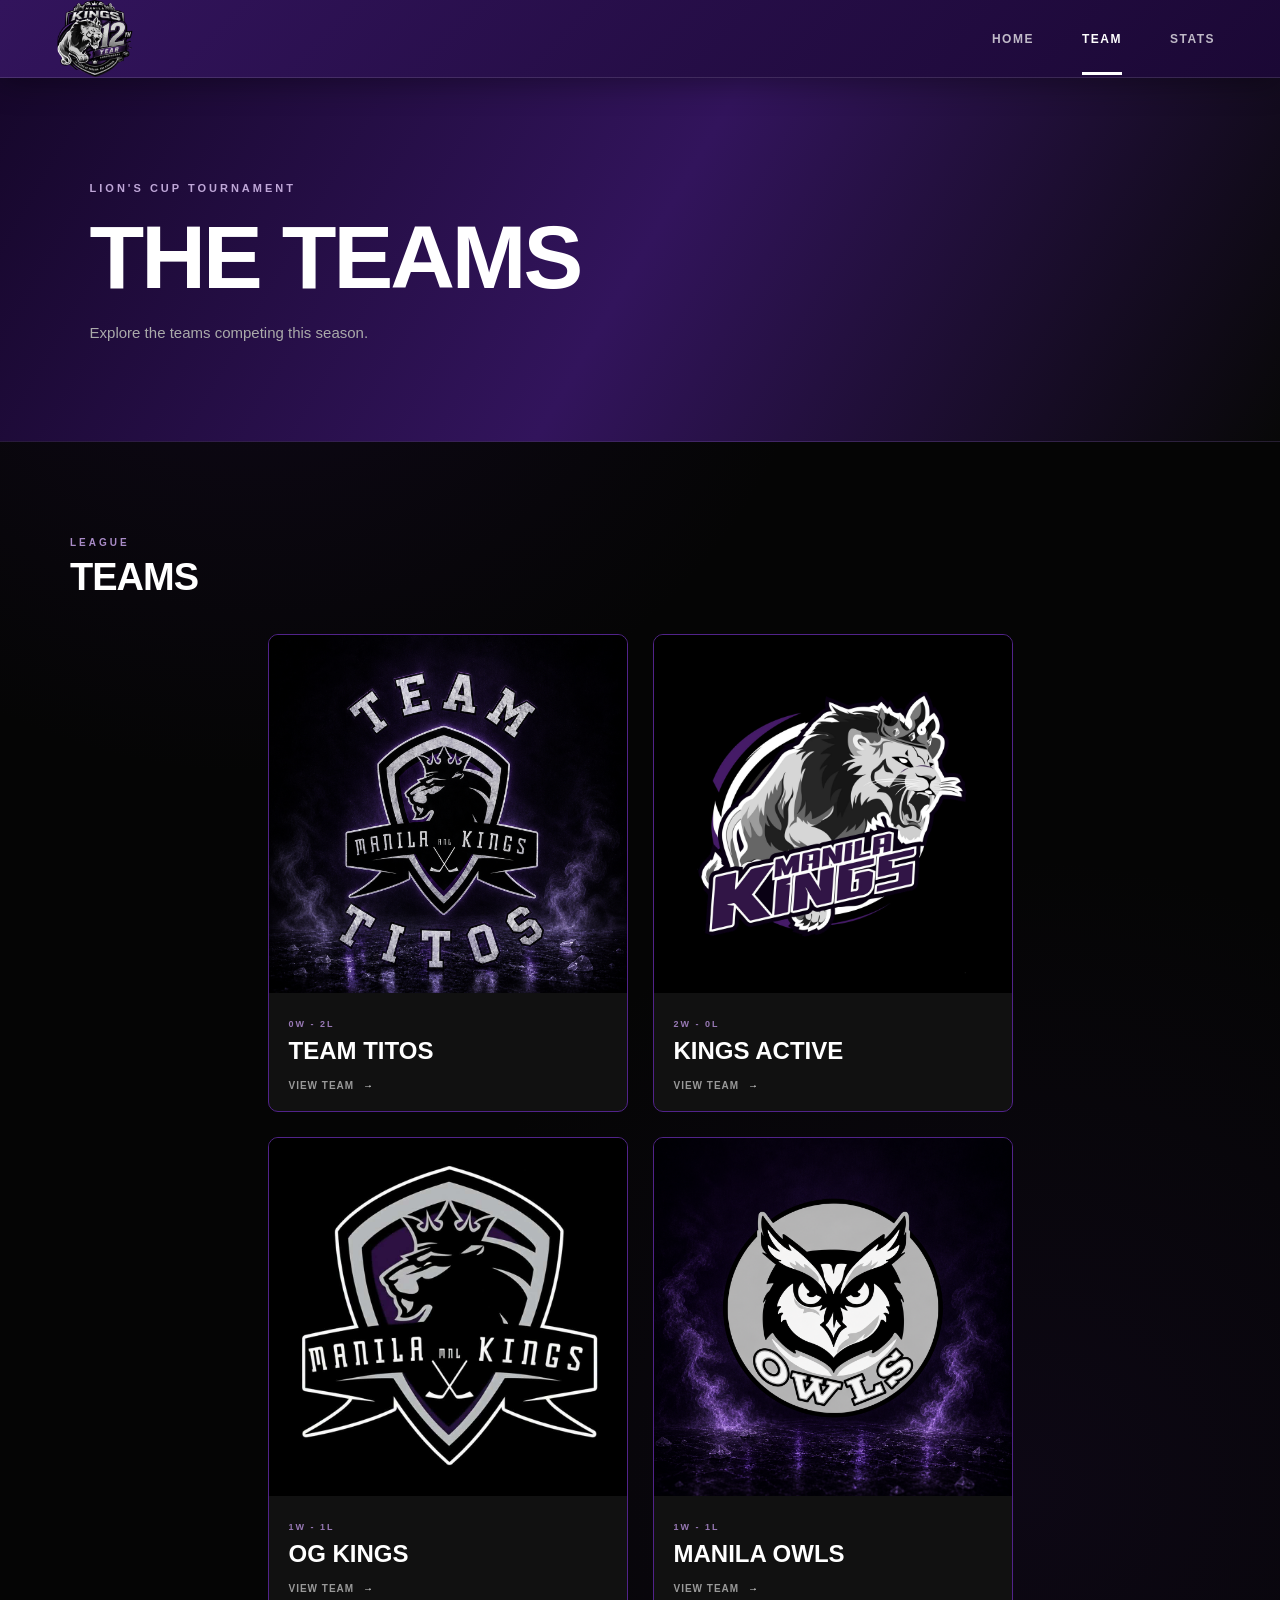
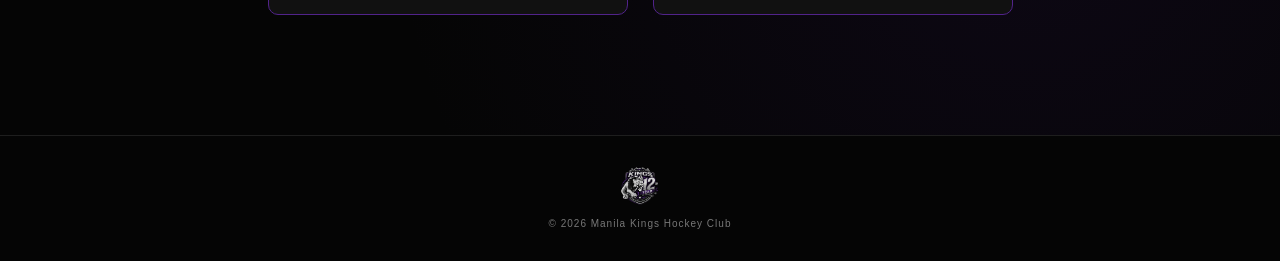
<file: team.html>
<!DOCTYPE html>
<html lang="en">

<head>

    <meta charset="UTF-8">

    <meta name="viewport"
          content="width=device-width, initial-scale=1.0">

    <title>Teams | Manila Kings</title>

    <link rel="stylesheet" href="css/style.css">

</head>

<body>


 

    <!-- HEADER -->

    <header class="site-header">

        <div class="header-container">

            <a href="index.html"
               class="logo-link">

                <img
                    src="KINGSLOGO.png"
                    class="header-logo"
                    alt="Manila Kings"
                >

            </a>


            <nav class="main-nav">

                <a href="index.html">
                    HOME
                </a>

                <a href="team.html"
                   class="active">
                    TEAM
                </a>

                <a href="#">
                    STATS
                </a>

            </nav>

        </div>

    </header>



    <!-- TEAM HERO -->

    <section class="page-hero">

        <div>

            <span>
                LION'S CUP TOURNAMENT
            </span>

            <h1>
                THE TEAMS
            </h1>

            <p>
                Explore the teams competing
                this season.
            </p>

        </div>

    </section>



    <!-- TEAMS -->

    <main class="teams-page">

        <div class="section-container">


            <div class="section-heading">

                <span>
                    LEAGUE
                </span>

                <h2>
                    TEAMS
                </h2>

            </div>



            <div class="teams-grid">


                <!-- TEAM 1 -->

                <a href="TEAM-TITOS.html"
                   class="team-card">

                    <div class="team-card-number">
                        
                    </div>

                    <div class="team-logo-container">

                        <img
                            src="TEAMTITOS3.png"
                            alt="Team Alpha"
                        >

                    </div>

                    <div class="team-card-info">

                        <span>
                            0W - 2L
                        </span>

                        <h3>
                            TEAM TITOS
                        </h3>

                        <p>
                            VIEW TEAM
                            <b>→</b>
                        </p>

                    </div>

                </a>



                <!-- TEAM 2 -->

                <a href="new-kings.html"
                   class="team-card">

                    <div class="team-card-number">
                        
                    </div>

                    <div class="team-logo-container">

                        <img
                            src="NEWKINGS.jpg"
                            alt="Team Bravo"
                        >

                    </div>

                    <div class="team-card-info">

                        <span>
                          2W - 0L  
                        </span>

                        <h3>
                           KINGS ACTIVE
                        </h3>

                        <p>
                            VIEW TEAM
                            <b>→</b>
                        </p>

                    </div>

                </a>



                <!-- TEAM 3 -->

                <a href="OGKINGS.html"
                   class="team-card">

                    <div class="team-card-number">
                        
                    </div>

                    <div class="team-logo-container">

                        <img
                            src="OGKINGS.jpg"
                            alt="Team Charlie"
                        >

                    </div>

                    <div class="team-card-info">

                        <span>
                            1W - 1L
                        </span>

                        <h3>
                            OG KINGS
                        </h3>

                        <p>
                            VIEW TEAM
                            <b>→</b>
                        </p>

                    </div>

                </a>



                <!-- TEAM 4 -->

                <a href="owls.html"
                   class="team-card">

                    <div class="team-card-number">
                        
                    </div>

                    <div class="team-logo-container">

                        <img
                            src="OWLS.png"
                            alt="OWLS"
                        >

                    </div>

                    <div class="team-card-info">

                        <span>
                            1W - 1L
                        </span>

                        <h3>
                            MANILA OWLS
                        </h3>

                        <p>
                            VIEW TEAM
                            <b>→</b>
                        </p>

                    </div>

                </a>


            </div>

        </div>

    </main>



  


</body>
  <!-- FOOTER -->
<footer class="site-footer">

    <img
        src="KINGSLOGO.png"
        alt="Manila Kings"
    >

    <p>
        © 2026 Manila Kings Hockey Club
    </p>

</footer>
  
</html>
</file>
<file: css/style.css>
/* =========================================
   VARIABLES
   ========================================= */

:root {

    --purple: #32145C;
    --purple-dark: #16072B;
    --purple-deep: #0D0419;
    --purple-light: #51238A;

    --black: #050505;
    --black-2: #0A0A0A;

    --white: #FFFFFF;
    --silver: #BDBDBD;
    --gray: #777777;

}


/* =========================================
   RESET
   ========================================= */

* {
    margin: 0;
    padding: 0;

    box-sizing: border-box;
}


html {
    scroll-behavior: smooth;
}


body {

    font-family:
        Arial,
        Helvetica,
        sans-serif;

    background:
        radial-gradient(
            circle at 20% 10%,
            rgba(50,20,92,.25),
            transparent 30%
        ),

        radial-gradient(
            circle at 80% 80%,
            rgba(50,20,92,.18),
            transparent 35%
        ),

        var(--black);

    color: white;

    min-height: 100vh;
}


a {
    text-decoration: none;
    color: inherit;
}


/* =========================================
   HEADER
   ========================================= */

.site-header {

    height: 78px;

    background:
        linear-gradient(
            135deg,
            #32145C,
            #1B0835
        );

    border-bottom:
        1px solid
        rgba(255,255,255,.12);

    position: sticky;

    top: 0;

    z-index: 1000;

    box-shadow:
        0 5px 30px
        rgba(0,0,0,.35);
}


.header-container {

    max-width: 1250px;

    height: 100%;

    margin: auto;

    padding:
        0 30px;

    display: flex;

    align-items: center;

    justify-content: space-between;
}


.logo-link {

    display: flex;

    align-items: center;

    height: 100%;
}


.header-logo {
    width: 100px;
    height: 80px;
    object-fit: contain;
}

.header-logo:hover {

    transform:
        scale(1.08);
}


/* =========================================
   NAVIGATION
   ========================================= */

.main-nav {

    display: flex;

    align-items: center;

    gap: 8px;
}


.main-nav a {

    position: relative;

    padding:
        29px 20px;

    color:
        rgba(255,255,255,.72);

    font-size: 12px;

    font-weight: 700;

    letter-spacing: 1.5px;

    transition:
        color .25s ease;
}


.main-nav a:hover,
.main-nav a.active {

    color: white;
}


.main-nav a::after {

    content: "";

    position: absolute;

    left: 20px;

    right: 20px;

    bottom: 0;

    height: 3px;

    background: white;

    transform:
        scaleX(0);

    transition:
        transform .25s ease;
}


.main-nav a:hover::after,
.main-nav a.active::after {

    transform:
        scaleX(1);
}


/* =========================================
   HERO
   ========================================= */

.hero {

    height: 650px;

    position: relative;

    overflow: hidden;
}


.hero-slideshow {

    position: absolute;

    inset: 0;
}


.slide {

    position: absolute;

    inset: 0;

    background-size: cover;

    background-position: center;

    opacity: 0;

    transform: scale(1.05);

    transition:
        opacity 1s ease,
        transform 6s ease;
}


.slide.active {

    opacity: 1;

    transform: scale(1);
}


.hero-overlay {

    position: absolute;

    inset: 0;

    background:

        linear-gradient(
            90deg,
            rgba(10,2,20,.92),
            rgba(20,5,40,.55),
            rgba(10,2,20,.25)
        );
}


.hero-content {

    position: absolute;

    left: max(
        7vw,
        calc((100% - 1200px) / 2)
    );

    top: 50%;

    transform:
        translateY(-50%);

    max-width: 650px;

    z-index: 5;
}


.hero-small {

    color:
        #BFA7D8;

    font-size: 13px;

    font-weight: 700;

    letter-spacing: 4px;

    margin-bottom: 12px;
}


.hero h1 {

    font-size:
        clamp(50px, 8vw, 100px);

    line-height: .9;

    font-weight: 900;

    letter-spacing: -4px;

    text-transform: uppercase;
  font-family: "Anton", sans-serif;
    font-weight: 400;
    text-transform: uppercase;
    line-height: 0.85;
    letter-spacing: -0.5px;
}




.hero-content p {

    margin-top: 20px;

    color:
        rgba(255,255,255,.75);

    font-size: 18px;

    letter-spacing: 2px;

    font-weight: 600;
}


/* =========================================
   BUTTONS
   ========================================= */

.hero-buttons {

    display: flex;

    gap: 12px;

    margin-top: 35px;
}


.btn {

    padding:
        15px 25px;

    font-size: 11px;

    font-weight: 800;

    letter-spacing: 1.5px;

    border-radius: 4px;

    transition:
        all .3s ease;
}


.btn-primary {

    background:
        var(--purple);

    color: white;

    border:
        1px solid
        var(--purple);
}


.btn-primary:hover {

    background:
        var(--purple-light);

    transform:
        translateY(-3px);
}


.btn-outline {

    border:
        1px solid
        rgba(255,255,255,.5);

    color: white;
}


.btn-outline:hover {

    background: white;

    color:
        var(--purple);

    transform:
        translateY(-3px);
}


/* =========================================
   SLIDE DOTS
   ========================================= */

.slide-dots {

    position: absolute;

    bottom: 10px;

    left: 50%;

    transform:
        translateX(-50%);

    display: flex;

    gap: 8px;

    z-index: 10;
}


.dot {

    width: 8px;

    height: 8px;

    border-radius: 50%;

    background:
        rgba(255,255,255,.4);

    cursor: pointer;

    transition:
        all .3s ease;
}


.dot.active {

    width: 28px;

    border-radius: 10px;

    background:
        white;
}


/* =========================================
   GENERAL CONTAINER
   ========================================= */

.section-container {

    max-width: 1200px;

    margin: auto;

    padding:
        0 30px;
}


/* =========================================
   SECTION HEADING
   ========================================= */

.section-heading {

    margin-bottom: 35px;
}


.section-heading span {

    color:
        #A98BC7;

    font-size: 10px;

    font-weight: 800;

    letter-spacing: 3px;
}


.section-heading h2 {

    margin-top: 6px;

    font-size: 38px;

    font-weight: 900;

    letter-spacing: -1px;
}


/* =========================================
   MATCH SECTION
   ========================================= */

.match-section {

    padding:
        90px 0;

    background:
        #080808;
}


.match-card {

    min-height: 230px;

    display: grid;

    grid-template-columns:
        130px 1fr 130px;

    align-items: center;

    background:

        linear-gradient(
            135deg,
            #151515,
            #0D0D0D
        );

    border:
        1px solid
        rgba(255,255,255,.1);

    border-radius: 10px;

    overflow: hidden;

    box-shadow:
        0 20px 50px
        rgba(0,0,0,.3);
}


/* DATE */

.match-date {

    height: 100%;

    display: flex;

    flex-direction: column;

    justify-content: center;

    align-items: center;

    background:
        var(--purple);

    text-align: center;
}


.date-month {

    font-size: 13px;

    letter-spacing: 3px;

    font-weight: 800;
}


.date-day {

    font-size: 40px;

    line-height: 55px;

    font-weight: 900;
}


.date-year {

    color:
        rgba(255,255,255,.65);

    font-size: 10px;

    letter-spacing: 2px;
}


/* TEAMS */

.match-teams {

    display: flex;

    justify-content: center;

    align-items: center;

    gap: 45px;
}


.match-team {

    text-align: center;

    min-width: 150px;
}


.match-team img {

    width: 130px;

    height: 130px;

border-radius: 15px;

    object-fit: contain;

    margin-bottom: 10px;
}


.match-team h3 {

    font-size: 14px;

    letter-spacing: 1px;
}


.vs {

    font-size: 20px;

    font-weight: 900;

    color:
        #A98BC7;
}


/* TIME */

.match-time {

    height: 100%;

    display: flex;

    flex-direction: column;

    align-items: center;

    justify-content: center;

    border-left:
        1px solid
        rgba(255,255,255,.08);
}


.match-time span {

    color:
        #888;

    font-size: 9px;

    letter-spacing: 2px;

    margin-bottom: 8px;
}


.match-time strong {

    font-size: 25px;
}


/* =========================================
   PERFORMERS
   ========================================= */

.performers-section {

    padding:
        90px 0;

    background:
        linear-gradient(
            180deg,
            #10051D,
            #080808
        );
}










.performer-number {

    height: 100%;

    width: 85px;

    display: flex;

    align-items: center;

    justify-content: center;

    background:
        var(--purple);

    font-size: 32px;

    font-weight: 900;
}








.performer-stat {

    padding:
        20px;

    text-align: center;

    border-left:
        1px solid
        rgba(255,255,255,.08);
}


.performer-stat strong {

    display: block;

    font-size: 30px;

    color:
        #C7B2DA;
}


.performer-stat span {

    font-size: 9px;

    color:
        #888;

    letter-spacing: 1px;
}


/* =========================================
   QUICK LINKS
   ========================================= */

.quick-section {

    padding:
        0 0 100px;

    background:
        #080808;
}


.quick-grid {

    display: grid;

    grid-template-columns:
        repeat(3, 1fr);

    gap: 15px;
}


.quick-card {

    padding: 30px;

    min-height: 180px;

    background:
        linear-gradient(
            135deg,
            #171717,
            #0D0D0D
        );

    border:
        1px solid
        rgba(255,255,255,.08);

    border-radius: 8px;

    transition:
        all .3s ease;
}


.quick-card:hover {

    background:
        linear-gradient(
            135deg,
            var(--purple),
            var(--purple-dark)
        );

    transform:
        translateY(-5px);
}


.quick-card > span {

    color:
        #8560A7;

    font-size: 10px;

    font-weight: 800;
}


.quick-card h3 {

    margin-top: 30px;

    font-size: 22px;
}


.quick-card p {

    margin-top: 8px;

    color:
        #888;

    font-size: 12px;

    line-height: 1.6;
}


.quick-card:hover p {

    color:
        rgba(255,255,255,.7);
}


/* =========================================
   PAGE HERO
   ========================================= */

.page-hero {

    min-height: 360px;

    display: flex;

    align-items: center;

    padding:
        100px 7vw;

    background:

        linear-gradient(
            120deg,
            #16072B,
            #32145C,
            #080808
        );

    border-bottom:
        1px solid
        rgba(255,255,255,.08);
}


.page-hero span {

    color:
        #BFA7D8;

    font-size: 11px;

    font-weight: 800;

    letter-spacing: 3px;
}


.page-hero h1 {

    margin-top: 10px;

    font-size:
        clamp(50px, 7vw, 90px);

    font-weight: 900;

    letter-spacing: -3px;
}


.page-hero p {

    margin-top: 15px;

    color:
        #AAA;

    font-size: 15px;
}


/* =========================================
   TEAMS PAGE
   ========================================= */

.teams-page {

    padding:
        90px 0 120px;
}


/* =========================================
   TEAM GRID
========================================= */

.teams-grid {
    display: grid;

    /* Desktop: 2 smaller cards */
    grid-template-columns: repeat(2, 360px);

    justify-content: center;

    gap: 25px;

    width: 100%;
}


/* =========================================
   TEAM CARD
========================================= */

.team-card {
    width: 360px;

    position: relative;

    overflow: hidden;

    display: flex;

    flex-direction: column;

    background: #111111;

    border: 1px solid #51238A;

    border-radius: 10px;

    transition:
        transform 0.35s ease,
        border-color 0.35s ease;
}


.team-card:hover {
    transform: translateY(-8px);

    border-color: #6D3BA0;

    box-shadow:
        0 20px 50px rgba(50,20,92,.30);
}


/* =========================================
   SQUARE IMAGE
========================================= */

.team-logo-container {
    width: 100%;

    aspect-ratio: 1 / 1;

    display: flex;

    justify-content: center;

    align-items: center;

    overflow: hidden;

    padding: 0;
}


.team-logo-container img {
    width: 100%;
    height: 100%;

    object-fit: cover;

    object-position: center;

    display: block;

    transition:
        transform 0.4s ease;
}


.team-card:hover .team-logo-container img {
    transform: scale(1.05);
}


/* =========================================
   NUMBER
========================================= */

.team-card-number {
    position: absolute;

    top: 15px;
    left: 18px;

    z-index: 5;

    color: rgba(255,255,255,.75);

    font-size: 40px;

    font-weight: 900;
}


/* =========================================
   TEAM INFO
========================================= */

.team-card-info {
    padding: 20px;
}


.team-card-info span {
    color: #9778B4;

    font-size: 9px;

    font-weight: 800;

    letter-spacing: 2px;
}


.team-card-info h3 {
    margin-top: 6px;

    font-size: 24px;

    font-weight: 900;
}


.team-card-info p {
    margin-top: 15px;

    color: #999999;

    font-size: 10px;

    font-weight: 800;

    letter-spacing: 1px;
}


.team-card-info b {
    color: white;

    margin-left: 5px;
}


/* =========================================
   TABLET
========================================= */

@media (max-width: 850px) {

    .teams-grid {
        grid-template-columns: repeat(2, minmax(0, 1fr));

        gap: 18px;

        padding: 0 20px;
    }

    .team-card {
        width: 100%;
    }

}


/* =========================================
   MOBILE
========================================= */

/* =========================================
   TEAMS - MOBILE 2x2
   SAME STYLE AS DESKTOP
========================================= */

@media (max-width: 600px) {

    .teams-grid {
        display: grid;

        grid-template-columns: repeat(2, minmax(0, 1fr));

        gap: 15px;

        width: 100%;

        padding: 5px 15px 20px;

        box-sizing: border-box;
    }

    /* TEAM CARD */

    .team-card {
        width: 100%;

        min-width: 0;
        max-width: none;

        margin: 0;

        border-radius: 8px;
    }

    /* IMAGE */

    .team-logo-container {
        width: 100%;

        aspect-ratio: 1 / 1;

        padding: 0;
    }

    .team-logo-container img {
        width: 100%;
        height: 100%;

        object-fit: cover;
    }

    /* NUMBER */

    .team-card-number {
        top: 8px;
        left: 10px;

        font-size: clamp(24px, 7vw, 40px);

        line-height: 1;
    }

    /* TEAM INFORMATION */

    .team-card-info {
        padding: 12px;
    }

    .team-card-info span {
        font-size: 7px;

        letter-spacing: 1.5px;
    }

    .team-card-info h3 {
        margin-top: 5px;

        font-size: clamp(14px, 4vw, 24px);

        line-height: 1.05;

        white-space: nowrap;
        overflow: hidden;
        text-overflow: ellipsis;
    }

    .team-card-info p {
        margin-top: 9px;

        font-size: 7px;

        letter-spacing: .7px;

        line-height: 1.3;
    }

    .team-card-info b {
        margin-left: 3px;
    }

}


/* =========================================
   VERY SMALL PHONES
========================================= */

@media (max-width: 380px) {

    .teams-grid {
        gap: 10px;

        padding-left: 10px;
        padding-right: 10px;
    }

    .team-card-info {
        padding: 10px;
    }

    .team-card-number {
        top: 7px;
        left: 8px;

        font-size: 25px;
    }

    .team-card-info span {
        font-size: 6px;
    }

    .team-card-info h3 {
        font-size: 13px;
    }

    .team-card-info p {
        font-size: 6px;

        margin-top: 7px;
    }

}



/* =========================================
   FOOTER
========================================= */
.site-footer { width:100%; padding:30px 20px; display:flex; flex-direction:column; align-items:center; justify-content:center; text-align:center; background:#050505; border-top:1px solid rgba(255,255,255,.1); gap:10px; }
.site-footer img { width:40px; height:40px; object-fit:contain; display:block; margin:0; }
.site-footer p { width:100%; margin:0; padding:0; color:#777; text-align:center; font-family:Arial,Helvetica,sans-serif; font-size:10px; font-weight:500; line-height:1.5; letter-spacing:1px; }

@media (max-width:850px) { .site-header{height:70px;} .header-container{padding:0 20px;} .header-logo{width:85px;height:65px;} .main-nav{gap:2px;} .main-nav a{padding:25px 12px;font-size:11px;letter-spacing:1px;} .main-nav a::after{left:12px;right:12px;} }
@media (max-width:600px) { .site-header{height:60px;} .header-container{width:100%;padding:0 12px;} .header-logo{width:65px;height:55px;} .main-nav{gap:0;} .main-nav a{padding:22px 7px;font-size:9px;letter-spacing:.5px;} .main-nav a::after{left:7px;right:7px;height:2px;} }
@media (max-width:380px) { .site-header{height:56px;} .header-container{padding:0 8px;} .header-logo{width:55px;height:48px;} .main-nav a{padding:20px 5px;font-size:8px;letter-spacing:.3px;} .main-nav a::after{left:5px;right:5px;} }

@media (max-width:760px) { .match-card{display:flex;flex-direction:column;min-height:0;} .match-date{width:100%;min-height:60px;padding:12px 10px;text-align:center;background:#32145C;color:#fff;box-sizing:border-box;} .match-teams{width:100%;display:flex;justify-content:center;align-items:center;gap:10px;padding:20px 10px 5px;box-sizing:border-box;} .match-team{flex:1;min-width:0;max-width:110px;text-align:center;} .match-team img{width:70px;height:70px;object-fit:contain;margin-bottom:7px;} .match-team h3{margin:0;font-size:15px;line-height:1.2;letter-spacing:.5px;white-space:normal;overflow-wrap:anywhere;} .vs{flex-shrink:0;font-size:15px;font-weight:900;color:#A98BC7;padding:0 2px;} .match-time{width:100%;height:auto;display:flex;flex-direction:column;align-items:center;justify-content:center;border-left:none;border-top:1px solid rgba(255,255,255,.08);margin-top:15px;padding:15px 0 5px;} .match-time span{color:#888;font-size:8px;letter-spacing:2px;margin-bottom:5px;} .match-time strong{font-size:20px;} }
/* =========================================
   RESPONSIVE SLIDESHOW
========================================= */

.slideshow {
    width: 100%;
    overflow: hidden;
}

.slideshow img {
    width: 100%;
    height: auto;
    display: block;
    object-fit: cover;
}

/* MOBILE */
@media (max-width: 600px) {

    .slideshow {
        width: 100%;
        max-width: 100%;
        margin: 0;
    }

    .slideshow img {
        width: 100%;
        height: auto;
        object-fit: cover;
    }

}


/* SMALL PHONE */
@media (max-width: 380px) {

    .slideshow {
        width: 100%;
    }

    .slideshow img {
        width: 100%;
        height: auto;
    }
}
/* =========================================
   HERO - MOBILE
========================================= */

@media (max-width: 600px) {

    .hero {
        min-height: 0;
        height: 280px;
 
        padding: 25px 20px;

        display: flex;
        align-items: center;
        justify-content: flex-start;

        overflow: hidden;
    }

    .hero-content {
        width: 100%;
        max-width: 100%;

        text-align: left;
    }

    .hero h1 {
        font-size: 28px;
        line-height: 1.1;
        margin-bottom: 8px;
         letter-spacing: 0px;
    }

    .hero p {
        font-size: 11px;
        line-height: 1.4;
    }

}


/* =========================================
   SMALL PHONE
========================================= */

@media (max-width: 380px) {

    .hero {
        height: 230px;

        padding: 20px 15px;

        justify-content: flex-start;
    }
}
    .hero-content {
        text-align: left;
    }

  .hero h1 {
    width: fit-content;
    max-width: 200px;
    line-height: 0.95;
     letter-spacing: 0px;
}

    .hero p {
        font-size: 9px;
    }





/* =========================================
   PLAYER IMAGE - 1:1
========================================= */

.performer-photo {
    width: 100%;
    aspect-ratio: 1 / 1;

    overflow: hidden;

    background: #161616;
}

.performer-photo img {
    width: 100%;
    height: 100%;

    display: block;

    object-fit: cover;
    object-position: center;
}


/* =========================================
   PLAYER INFO
========================================= */





/* =========================================
   PLAYER STATS
========================================= */




/* =========================================
   MOBILE - HORIZONTAL SWIPE
========================================= */

@media (max-width: 600px) {

 
    .performer-photo {
        width: 100%;
        aspect-ratio: 1 / 1;
    }


}


/* =========================================
   SMALL PHONES
========================================= */

@media (max-width: 380px) {

    

   
}
/* =========================================
   TOP PERFORMERS
   ========================================= */

.performers-section {
    padding: 90px 0;
    background: linear-gradient(
        180deg,
        #10051D,
        #080808
    );
}


/* =========================================
   DESKTOP - 3 CARDS
   ========================================= */

.performers-grid {
    display: grid;
    grid-template-columns: repeat(3, 1fr);
    gap: 20px;
    width: 100%;
}


/* =========================================
   PLAYER CARD
   ========================================= */

.performer-card {
    min-width: 0;
    overflow: hidden;

    background: #0A0A0A;

    border: 1px solid rgba(255,255,255,.08);
    border-radius: 8px;

    transition:
        transform .3s ease,
        border-color .3s ease;
}

.performer-card:hover {
    transform: translateY(-5px);

    border-color:
        rgba(80,35,138,.7);
}


/* =========================================
   PLAYER IMAGE - 1:1
   ========================================= */

.performer-photo {
    width: 100%;
    aspect-ratio: 1 / 1;

    overflow: hidden;

    background: #161616;
}

.performer-photo img {
    width: 100%;
    height: 100%;

    display: block;

    object-fit: cover;
    object-position: center;
}


/* =========================================
   PLAYER INFORMATION
   ========================================= */

.performer-info {
    padding: 14px;
}

.performer-info > span {
    display: block;

    margin-bottom: 4px;

    color: #A98BC7;

    font-size: 12px;
    font-weight: 700;

    letter-spacing: 1px;

    text-transform: uppercase;
}

.performer-info h3 {
    margin: 0 0 12px;

    color: #FFFFFF;

    font-size: 16px;
    line-height: 1.1;

    font-weight: 800;

    letter-spacing: .5px;
}


/* =========================================
   STATS
   ========================================= */

.performer-stats {
    display: grid;

    grid-template-columns: repeat(3, 1fr);

    gap: 5px;
}

.stat-box {
    padding: 8px 4px;

    text-align: center;

    background: #32145C;

    border: 1px solid rgba(255,255,255,.08);

    border-radius: 3px;
}

.stat-box strong {
    display: block;

    color: #FFFFFF;

    font-size: 16px;
    line-height: 1;

    font-weight: 800;
}

.stat-box small {
    display: block;

    margin-top: 4px;

    color: #BDBDBD;

    font-size: 12px;
    line-height: 1;

    font-weight: 700;

    letter-spacing: .5px;
}


/* =========================================
   MOBILE - SWIPE
   ========================================= */

@media (max-width: 600px) {

    .performers-section {
        padding: 60px 0;
    }

    .performers-grid {

        display: flex;

        flex-direction: row;

        gap: 12px;

        width: 100%;

        overflow-x: auto;
        overflow-y: hidden;

        padding:
            5px 20px 15px;

        scroll-snap-type:
            x mandatory;

        -webkit-overflow-scrolling:
            touch;

        scrollbar-width: none;
    }


    .performers-grid::-webkit-scrollbar {
        display: none;
    }


    /* ONE LARGE CARD */

    .performer-card {

        flex: 0 0 78%;

        width: 78%;

        min-width: 78%;

        scroll-snap-align: start;
    }


    /* IMAGE */

    .performer-photo {
        width: 100%;

        aspect-ratio: 1 / 1;
    }


    /* TEXT */

    .performer-info {
        padding: 10px;
    }

    .performer-info > span {
        font-size: 10px;

        margin-bottom: 3px;
    }

    .performer-info h3 {
        font-size: 13px;

        margin-bottom: 9px;
    }


    /* STATS */

    .stat-box {
        padding: 7px 3px;
    }

    .stat-box strong {
        font-size: 14px;
    }

    .stat-box small {
        font-size: 9px;
    }

}


/* =========================================
   SMALL PHONES
   ========================================= */

@media (max-width: 380px) {

    .performers-grid {
        gap: 10px;

        padding-left: 10px;
        padding-right: 10px;
    }

    .performer-card {
        flex: 0 0 82%;

        width: 82%;
        min-width: 82%;
    }

    .performer-info h3 {
        font-size: 12px;
    }

    .stat-box strong {
        font-size: 13px;
    }
}
/* =========================================
   QUICK LINKS - MOBILE SWIPE
   ========================================= */

@media (max-width: 600px) {

    .quick-grid {
        display: flex;
        flex-direction: row;

        gap: 12px;

        width: 100%;

        overflow-x: auto;
        overflow-y: hidden;

        padding: 5px 15px 15px;

        box-sizing: border-box;

        scroll-snap-type: x mandatory;

        -webkit-overflow-scrolling: touch;

        scrollbar-width: none;
    }

    /* Hide scrollbar */
    .quick-grid::-webkit-scrollbar {
        display: none;
    }

    /* One card at a time, same behavior as players */
    .quick-card {
        flex: 0 0 78%;

        width: 78%;
        min-width: 78%;

        scroll-snap-align: start;

        box-sizing: border-box;
    }
}


/* =========================================
   SMALL PHONES
   ========================================= */

@media (max-width: 380px) {

    .quick-grid {
        gap: 10px;

        padding-left: 10px;
        padding-right: 10px;
    }

    .quick-card {
        flex: 0 0 82%;

        width: 82%;
        min-width: 82%;
    }



/* =========================================
   HERO BUTTONS - MOBILE
========================================= */

@media (max-width: 600px) {

    .hero-buttons {
        display: flex;

        gap: 8px;

        margin-top: 18px;

        flex-wrap: nowrap;
    }

    .hero-buttons .btn {
        padding: 10px 13px;

        font-size: 8px;

        letter-spacing: 1px;

        border-radius: 3px;

        white-space: nowrap;
    }

    .slide-dots {
        bottom: 8px;
    }

}


/* =========================================
   SMALL PHONES
========================================= */

@media (max-width: 380px) {

    .hero-buttons {
        gap: 6px;

        margin-top: 14px;
    }

    .hero-buttons .btn {
        padding: 8px 10px;

        font-size: 7px;

        letter-spacing: .7px;
    }

    .slide-dots {
        bottom: 6px;
    }

}




}
</file>
